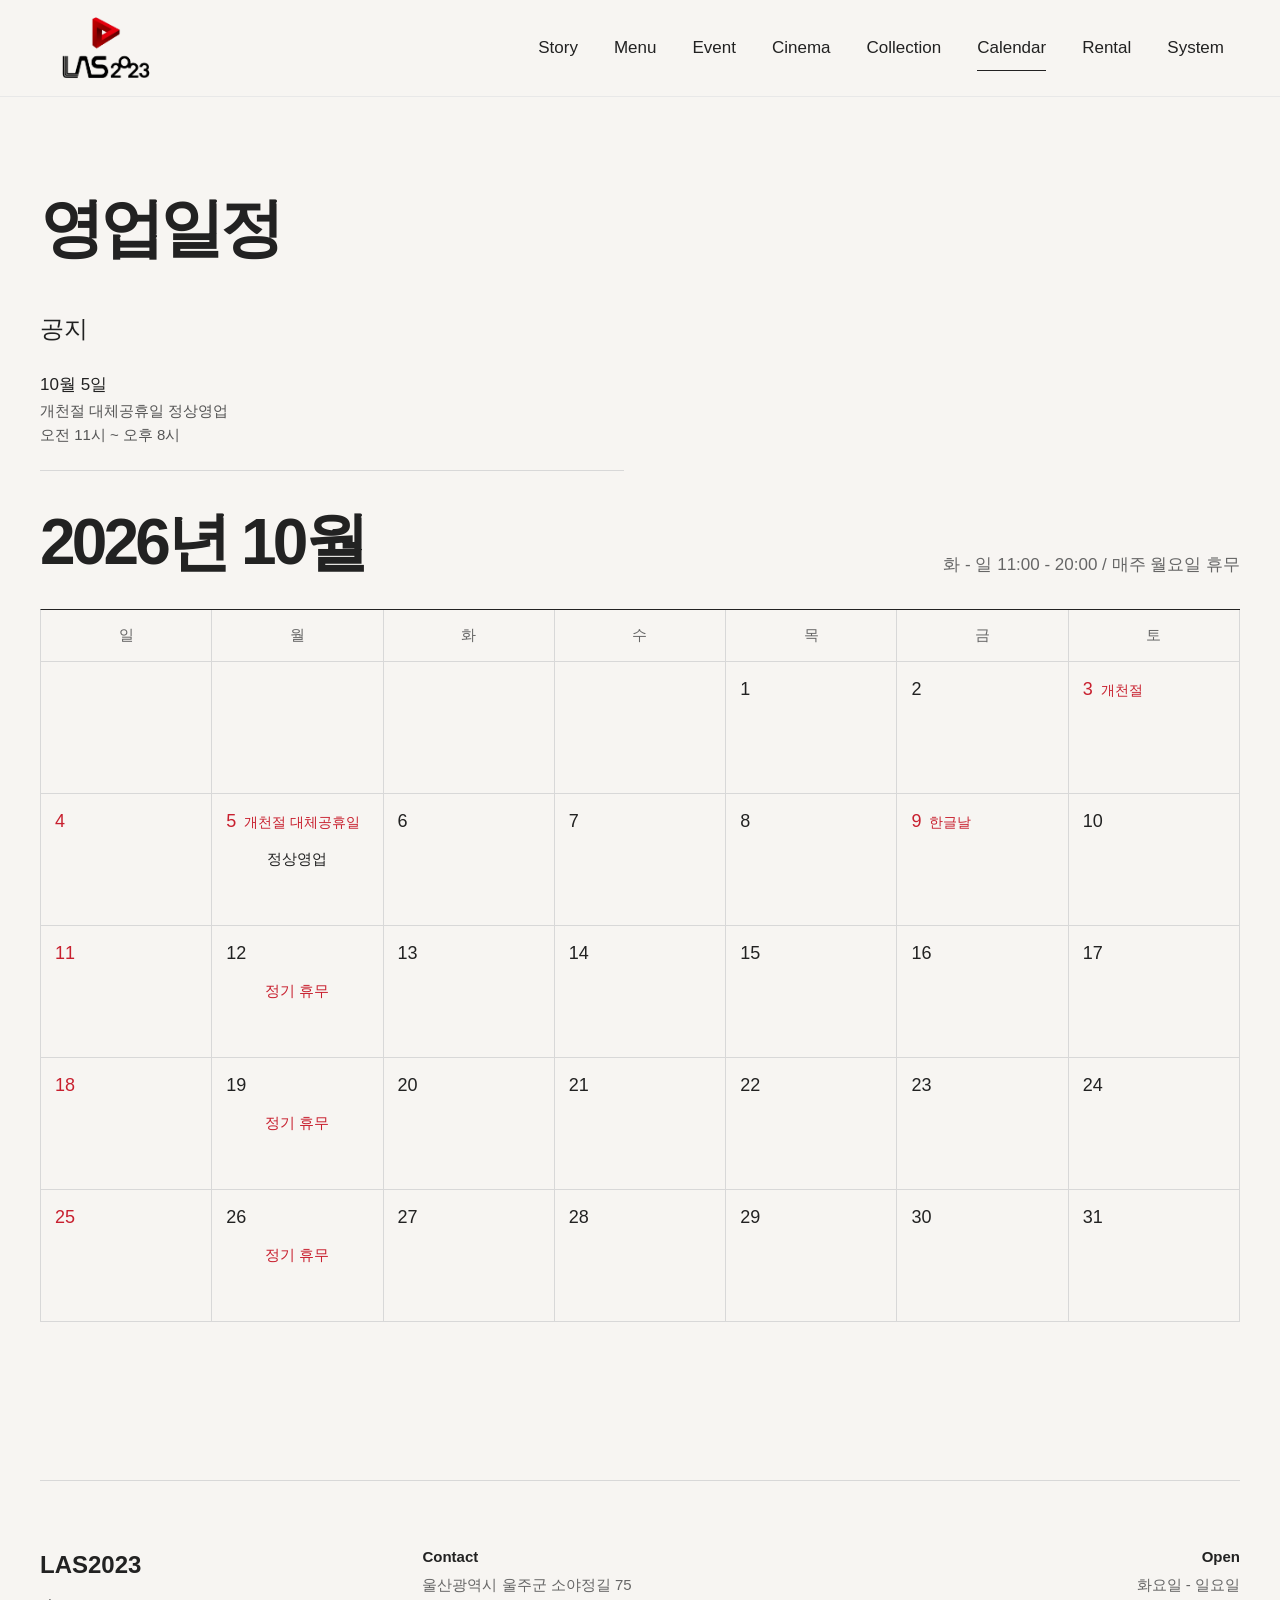
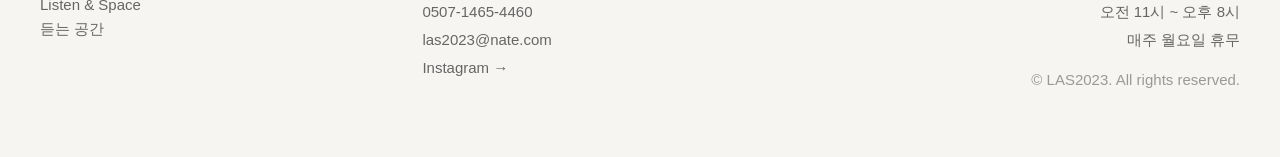
<file: pages/calendar.html>
<!DOCTYPE html>
<html lang="ko">
<head>
  <meta name="naver-site-verification" content="4fccf7017ec834fa9333fbcea53274907fefbd2f" />
<!-- Google tag (gtag.js) -->
<script async src="https://www.googletagmanager.com/gtag/js?id=G-EZYYYD5T36"></script>
<script>
  window.dataLayer = window.dataLayer || [];
  function gtag(){dataLayer.push(arguments);}
  gtag('js', new Date());

  gtag('config', 'G-EZYYYD5T36');
</script>
  <meta charset="UTF-8">
  <meta name="viewport" content="width=device-width, initial-scale=1.0">
  <title>LAS2023 | 클래식 음악 청음카페</title>
  <meta name="description" content="클래식 음악과 영화, 책이 함께 머무는 울산의 청음카페.">
  <meta name="robots" content="index, follow">
  <link rel="canonical" href="https://las2023.com/pages/calendar.html">
  <meta property="og:locale" content="ko_KR">
  <meta property="og:type" content="article">
  <meta property="og:site_name" content="LAS2023">
  <meta property="og:title" content="LAS2023 | 클래식 음악 청음카페">
  <meta property="og:description" content="클래식 음악과 영화, 책이 함께 머무는 울산의 청음카페.">
  <meta property="og:url" content="https://las2023.com/pages/calendar.html">
  <meta property="og:image" content="https://las2023.com/images/og-main.jpg">
  <meta property="og:image:alt" content="LAS2023">
  <meta name="twitter:card" content="summary_large_image">
  <meta name="twitter:title" content="LAS2023 | 클래식 음악 청음카페">
  <meta name="twitter:description" content="클래식 음악과 영화, 책이 함께 머무는 울산의 청음카페.">
  <meta name="twitter:image" content="https://las2023.com/images/og-main.jpg">
  <link rel="icon" type="image/png" href="../images/logo/logo.png">
  <link rel="apple-touch-icon" href="../images/logo/logo.png">
  <link rel="stylesheet" href="../css/style.css">
</head>
<body>
<header class="site-header">
  <div class="site-header-inner">
    <a href="../index.html" class="logo logo-image" aria-label="LAS2023 Home">
      <img src="../images/logo/logo.png" alt="LAS2023">
    </a>
    <nav id="mobileNavigation" class="nav" aria-label="Main navigation">
      <a href="../pages/about.html">Story</a>
      <a href="../pages/menu.html">Menu</a>
      <a href="../pages/event.html">Event</a>
      <a href="../pages/cinema.html">Cinema</a>
      <a href="../pages/collection.html">Collection</a>
      <a href="../pages/calendar.html" aria-current="page">Calendar</a>
      <a href="../pages/rental.html">Rental</a>
      <a href="../pages/system.html">System</a>
    </nav>
    <button class="mobile-nav-toggle" type="button" aria-label="메뉴 열기" aria-controls="mobileNavigation" aria-expanded="false">
      <svg class="mobile-nav-icon" viewBox="0 0 24 24" aria-hidden="true" focusable="false">
        <path class="mobile-nav-icon-line mobile-nav-icon-line-top" d="M4 7h16"></path>
        <path class="mobile-nav-icon-line mobile-nav-icon-line-middle" d="M4 12h16"></path>
        <path class="mobile-nav-icon-line mobile-nav-icon-line-bottom" d="M4 17h16"></path>
      </svg>
    </button>
  </div>
</header>
<main class="page-main calendar-page">
  <section class="page-hero">
    <p class="section-label">영업일정</p>
  </section>
  <section class="calendar-notice-section" aria-label="공지">
    <h2>공지</h2>
    <div id="calendarNotices" class="calendar-notice-list"></div>
  </section>
  <section class="calendar-section" aria-label="월간 영업일정">
    <div id="businessCalendar" class="calendar-months"></div>
  </section>
</main>
<footer class="site-footer">
  <div class="footer-brand">
    <strong>LAS2023</strong>
    <p>Listen &amp; Space</p>
    <p>듣는 공간</p>
  </div>
  <div class="footer-contact">
    <p class="footer-title">Contact</p>
    <p><a class="footer-address-link" href="https://naver.me/FjbnFukI" target="_blank" rel="noopener noreferrer">울산광역시 울주군 소야정길 75</a></p>
    <p><a href="tel:0507-1465-4460">0507-1465-4460</a></p>
    <p><a href="mailto:las2023@nate.com">las2023@nate.com</a></p>
    <p><a href="https://www.instagram.com/las2023_official/" target="_blank" rel="noopener noreferrer">Instagram →</a></p>
  </div>
  <div class="footer-hours">
    <p class="footer-title">Open</p>
    <p>화요일 - 일요일</p>
    <p>오전 11시 ~ 오후 8시</p>
    <p>매주 월요일 휴무</p>
    <p>© LAS2023. All rights reserved.</p>
  </div>
</footer>
  <script src="../js/script.js"></script>
</body>
</html>
</file>
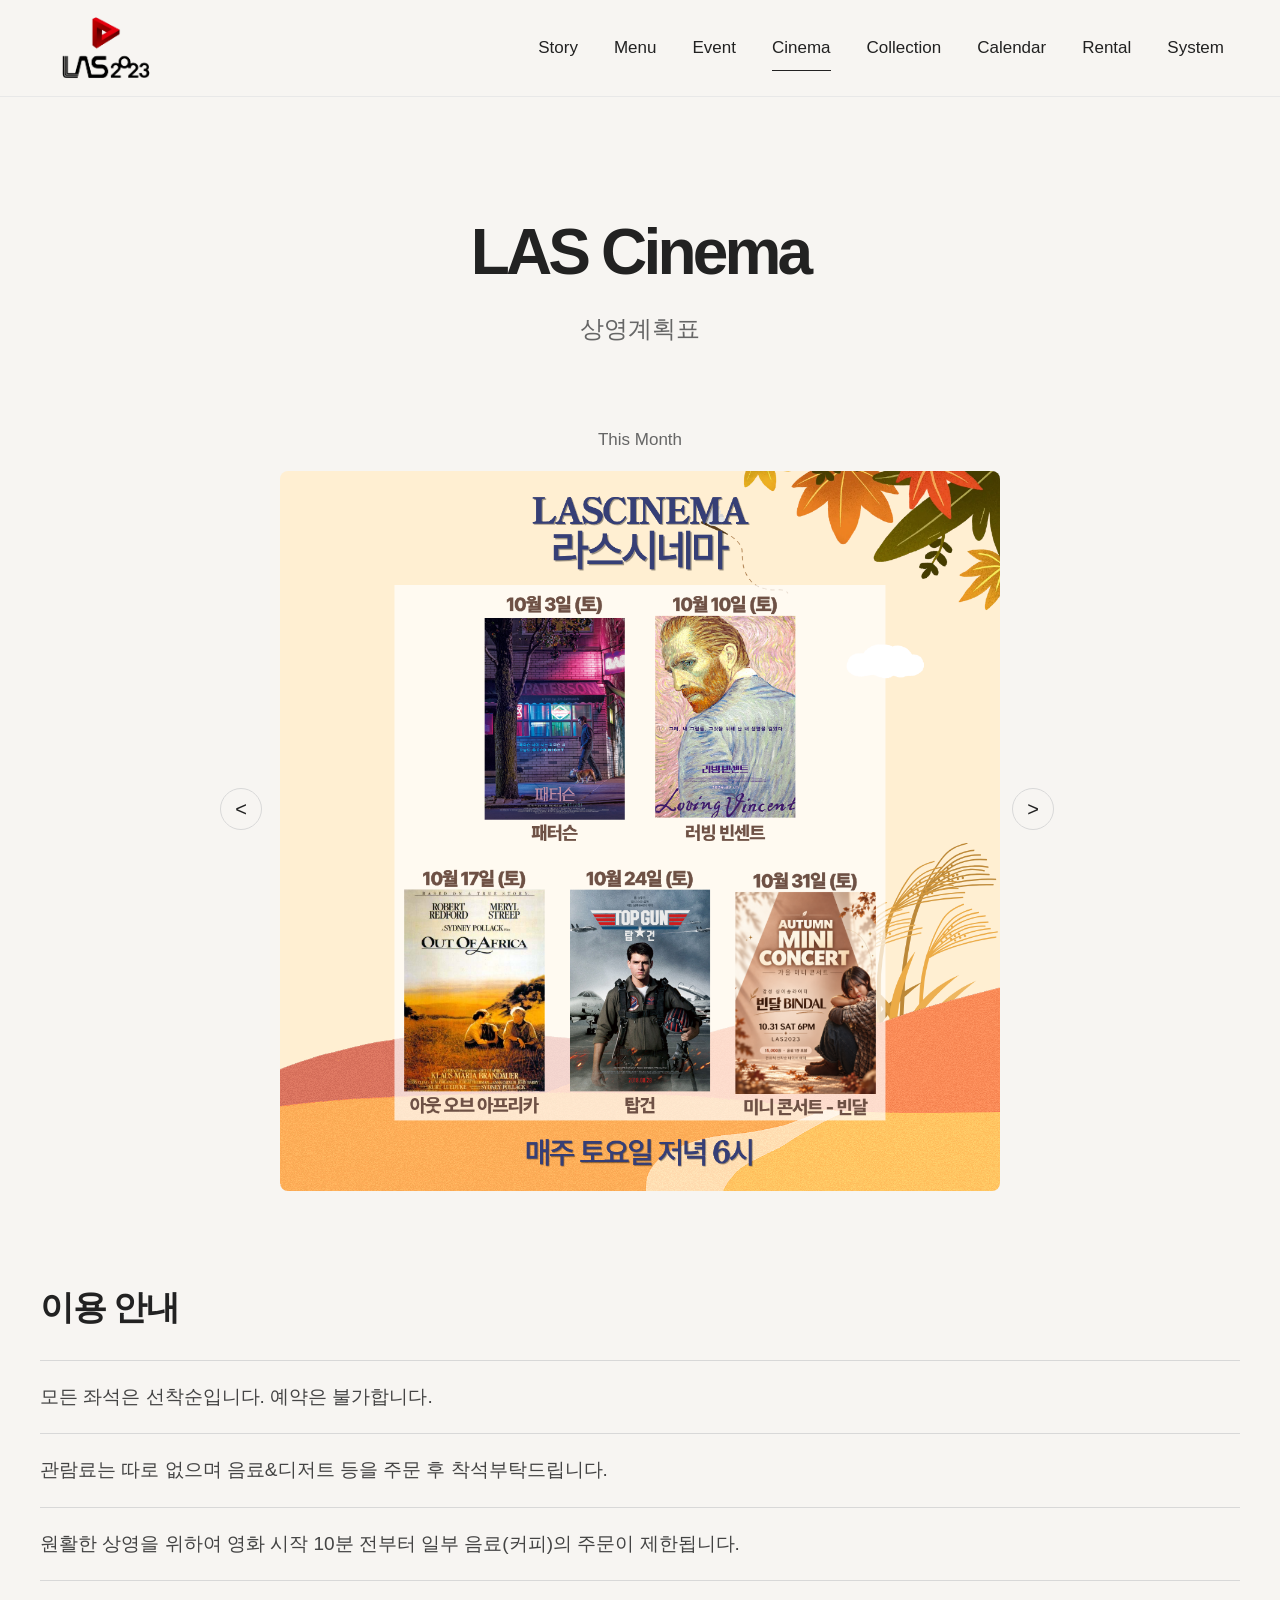
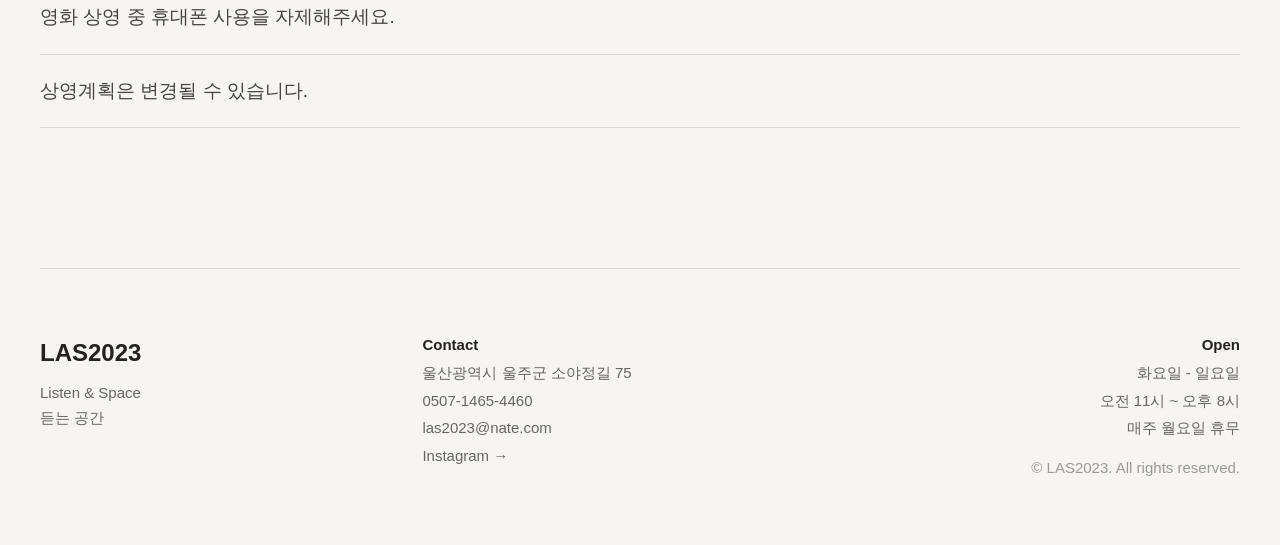
<file: pages/cinema.html>
<!DOCTYPE html>
<html lang="ko">
<head>
  <meta name="naver-site-verification" content="4fccf7017ec834fa9333fbcea53274907fefbd2f" />
<!-- Google tag (gtag.js) -->
<script async src="https://www.googletagmanager.com/gtag/js?id=G-EZYYYD5T36"></script>
<script>
  window.dataLayer = window.dataLayer || [];
  function gtag(){dataLayer.push(arguments);}
  gtag('js', new Date());

  gtag('config', 'G-EZYYYD5T36');
</script>
  <meta charset="UTF-8">
  <meta name="viewport" content="width=device-width, initial-scale=1.0">
  <title>LAS2023 | 클래식 음악 청음카페</title>
  <meta name="description" content="클래식 음악과 영화, 책이 함께 머무는 울산의 청음카페.">
  <meta name="robots" content="index, follow">
  <link rel="canonical" href="https://las2023.com/pages/cinema.html">
  <meta property="og:locale" content="ko_KR">
  <meta property="og:type" content="article">
  <meta property="og:site_name" content="LAS2023">
  <meta property="og:title" content="LAS2023 | 클래식 음악 청음카페">
  <meta property="og:description" content="클래식 음악과 영화, 책이 함께 머무는 울산의 청음카페.">
  <meta property="og:url" content="https://las2023.com/pages/cinema.html">
  <meta property="og:image" content="https://las2023.com/images/og-main.jpg">
  <meta property="og:image:alt" content="LAS2023">
  <meta name="twitter:card" content="summary_large_image">
  <meta name="twitter:title" content="LAS2023 | 클래식 음악 청음카페">
  <meta name="twitter:description" content="클래식 음악과 영화, 책이 함께 머무는 울산의 청음카페.">
  <meta name="twitter:image" content="https://las2023.com/images/og-main.jpg">
  <link rel="icon" type="image/png" href="../images/logo/logo.png">
  <link rel="apple-touch-icon" href="../images/logo/logo.png">
  <link rel="stylesheet" href="../css/style.css">
</head>
<body>
<header class="site-header">
  <div class="site-header-inner">
    <a href="../index.html" class="logo logo-image" aria-label="LAS2023 Home">
      <img src="../images/logo/logo.png" alt="LAS2023">
    </a>
    <nav id="mobileNavigation" class="nav" aria-label="Main navigation">
      <a href="../pages/about.html">Story</a>
      <a href="../pages/menu.html">Menu</a>
      <a href="../pages/event.html">Event</a>
      <a href="../pages/cinema.html" aria-current="page">Cinema</a>
      <a href="../pages/collection.html">Collection</a>
      <a href="../pages/calendar.html">Calendar</a>
      <a href="../pages/rental.html">Rental</a>
      <a href="../pages/system.html">System</a>
    </nav>
    <button class="mobile-nav-toggle" type="button" aria-label="메뉴 열기" aria-controls="mobileNavigation" aria-expanded="false">
      <svg class="mobile-nav-icon" viewBox="0 0 24 24" aria-hidden="true" focusable="false">
        <path class="mobile-nav-icon-line mobile-nav-icon-line-top" d="M4 7h16"></path>
        <path class="mobile-nav-icon-line mobile-nav-icon-line-middle" d="M4 12h16"></path>
        <path class="mobile-nav-icon-line mobile-nav-icon-line-bottom" d="M4 17h16"></path>
      </svg>
    </button>
  </div>
</header>
<main class="page-main cinema-page">
  <section class="page-hero cinema-hero">
    <h1>LAS Cinema</h1>
    <p>상영계획표</p>
  </section>

  <section class="cinema-poster-slider" aria-label="LAS Cinema poster slider">
    <button class="cinema-slider-button" type="button" data-cinema-direction="prev" aria-label="이전 포스터">&lt;</button>
    <div class="cinema-slider-window">
      <article class="cinema-main-poster is-active" data-cinema-slide="0">
        <p class="cinema-poster-label">This Month</p>
        <a class="cinema-poster-link" href="../images/cinema/this-month.png" target="_blank" rel="noopener noreferrer" aria-label="이번 달 상영 포스터 크게 보기">
          <img src="../images/cinema/this-month.png" alt="LAS2023 cinema October poster" loading="lazy">
        </a>
      </article>
      <article class="cinema-main-poster" data-cinema-slide="1">
        <p class="cinema-poster-label">Next Month</p>
        <a class="cinema-poster-link" href="../images/cinema/next-month.png" target="_blank" rel="noopener noreferrer" aria-label="다음 달 상영 포스터 크게 보기">
          <img src="../images/cinema/next-month.png" alt="LAS2023 cinema November poster" loading="lazy">
        </a>
      </article>
    </div>
    <button class="cinema-slider-button" type="button" data-cinema-direction="next" aria-label="다음 포스터">&gt;</button>
  </section>

  <section class="cinema-guide">
    <h2>이용 안내</h2>
    <ul>
      <li>모든 좌석은 선착순입니다. 예약은 불가합니다.</li>
      <li>관람료는 따로 없으며 음료&디저트 등을 주문 후 착석부탁드립니다.</li>
      <li>원활한 상영을 위하여 영화 시작 10분 전부터 일부 음료(커피)의 주문이 제한됩니다.</li>
      <li>영화 상영 중 휴대폰 사용을 자제해주세요.</li>
      <li>상영계획은 변경될 수 있습니다.</li>
    </ul>
  </section>
</main>
<footer class="site-footer">
  <div class="footer-brand">
    <strong>LAS2023</strong>
    <p>Listen &amp; Space</p>
    <p>듣는 공간</p>
  </div>
  <div class="footer-contact">
    <p class="footer-title">Contact</p>
    <p><a class="footer-address-link" href="https://naver.me/FjbnFukI" target="_blank" rel="noopener noreferrer">울산광역시 울주군 소야정길 75</a></p>
    <p><a href="tel:0507-1465-4460">0507-1465-4460</a></p>
    <p><a href="mailto:las2023@nate.com">las2023@nate.com</a></p>
    <p><a href="https://www.instagram.com/las2023_official/" target="_blank" rel="noopener noreferrer">Instagram →</a></p>
  </div>
  <div class="footer-hours">
    <p class="footer-title">Open</p>
    <p>화요일 - 일요일</p>
    <p>오전 11시 ~ 오후 8시</p>
    <p>매주 월요일 휴무</p>
    <p>© LAS2023. All rights reserved.</p>
  </div>
</footer>
  <script src="../js/script.js"></script>
  <script>
    (() => {
      const slider = document.querySelector(".cinema-poster-slider");
      if (!slider) return;

      const slides = Array.from(slider.querySelectorAll(".cinema-main-poster"));
      const buttons = slider.querySelectorAll("[data-cinema-direction]");
      let currentIndex = 0;

      const showSlide = (index) => {
        currentIndex = (index + slides.length) % slides.length;
        slides.forEach((slide, slideIndex) => {
          slide.classList.toggle("is-active", slideIndex === currentIndex);
        });
      };

      buttons.forEach((button) => {
        button.addEventListener("click", () => {
          const direction = button.dataset.cinemaDirection === "next" ? 1 : -1;
          showSlide(currentIndex + direction);
        });
      });
    })();
  </script>
</body>
</html>
</file>
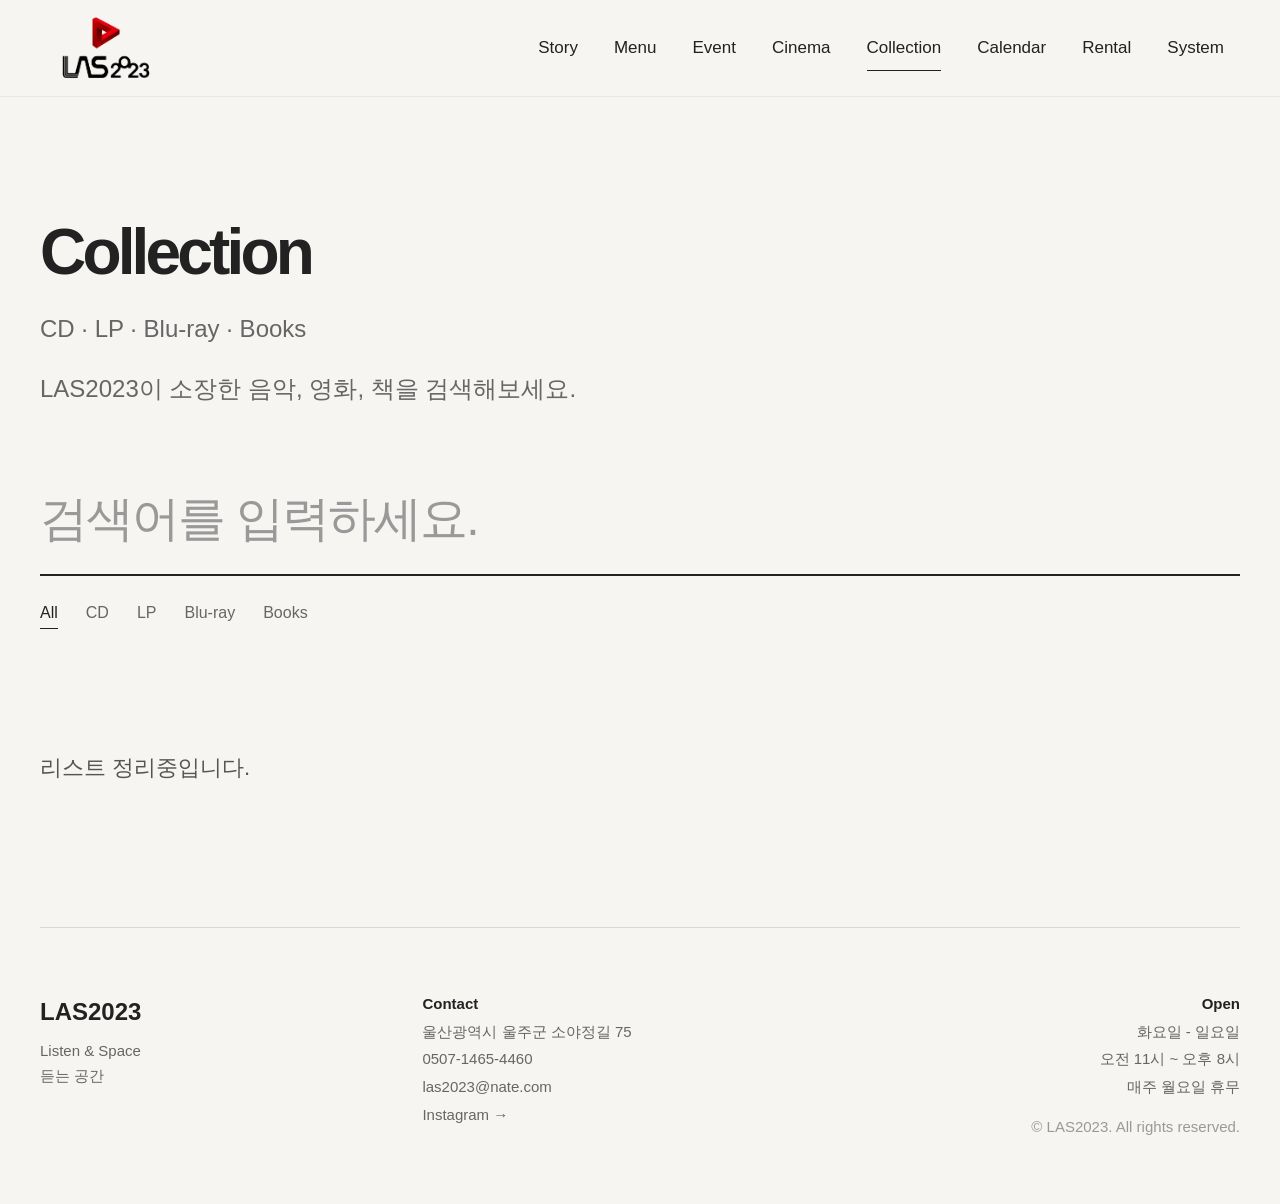
<file: pages/collection.html>
<!DOCTYPE html>
<html lang="ko">
<head>
  <meta name="naver-site-verification" content="4fccf7017ec834fa9333fbcea53274907fefbd2f" />
<!-- Google tag (gtag.js) -->
<script async src="https://www.googletagmanager.com/gtag/js?id=G-EZYYYD5T36"></script>
<script>
  window.dataLayer = window.dataLayer || [];
  function gtag(){dataLayer.push(arguments);}
  gtag('js', new Date());

  gtag('config', 'G-EZYYYD5T36');
</script>
  <meta charset="UTF-8">
  <meta name="viewport" content="width=device-width, initial-scale=1.0">
  <title>LAS2023 | 클래식 음악 청음카페</title>
  <meta name="description" content="클래식 음악과 영화, 책이 함께 머무는 울산의 청음카페.">
  <meta name="robots" content="index, follow">
  <link rel="canonical" href="https://las2023.com/pages/collection.html">
  <meta property="og:locale" content="ko_KR">
  <meta property="og:type" content="article">
  <meta property="og:site_name" content="LAS2023">
  <meta property="og:title" content="LAS2023 | 클래식 음악 청음카페">
  <meta property="og:description" content="클래식 음악과 영화, 책이 함께 머무는 울산의 청음카페.">
  <meta property="og:url" content="https://las2023.com/pages/collection.html">
  <meta property="og:image" content="https://las2023.com/images/og-main.jpg">
  <meta property="og:image:alt" content="LAS2023">
  <meta name="twitter:card" content="summary_large_image">
  <meta name="twitter:title" content="LAS2023 | 클래식 음악 청음카페">
  <meta name="twitter:description" content="클래식 음악과 영화, 책이 함께 머무는 울산의 청음카페.">
  <meta name="twitter:image" content="https://las2023.com/images/og-main.jpg">
  <link rel="icon" type="image/png" href="../images/logo/logo.png">
  <link rel="apple-touch-icon" href="../images/logo/logo.png">
  <link rel="stylesheet" href="../css/style.css">
</head>
<body>
<header class="site-header">
  <div class="site-header-inner">
    <a href="../index.html" class="logo logo-image" aria-label="LAS2023 Home">
      <img src="../images/logo/logo.png" alt="LAS2023">
    </a>
    <nav id="mobileNavigation" class="nav" aria-label="Main navigation">
      <a href="../pages/about.html">Story</a>
      <a href="../pages/menu.html">Menu</a>
      <a href="../pages/event.html">Event</a>
      <a href="../pages/cinema.html">Cinema</a>
      <a href="../pages/collection.html" aria-current="page">Collection</a>
      <a href="../pages/calendar.html">Calendar</a>
      <a href="../pages/rental.html">Rental</a>
      <a href="../pages/system.html">System</a>
    </nav>
    <button class="mobile-nav-toggle" type="button" aria-label="메뉴 열기" aria-controls="mobileNavigation" aria-expanded="false">
      <svg class="mobile-nav-icon" viewBox="0 0 24 24" aria-hidden="true" focusable="false">
        <path class="mobile-nav-icon-line mobile-nav-icon-line-top" d="M4 7h16"></path>
        <path class="mobile-nav-icon-line mobile-nav-icon-line-middle" d="M4 12h16"></path>
        <path class="mobile-nav-icon-line mobile-nav-icon-line-bottom" d="M4 17h16"></path>
      </svg>
    </button>
  </div>
</header>
<main class="page-main collection-page">
  <section class="page-hero collection-temp">
    <h1>Collection</h1>
    <p class="collection-subtitle">CD · LP · Blu-ray · Books</p>
    <p>LAS2023이 소장한 음악, 영화, 책을 검색해보세요.</p>
  </section>
  <section class="search-section">
    <input id="collectionSearch" type="search" placeholder="검색어를 입력하세요.">
    <div class="filter-buttons" aria-label="collection filters">
      <button data-filter="all" class="active">All</button>
      <button data-filter="CD">CD</button>
      <button data-filter="LP">LP</button>
      <button data-filter="Blu-ray">Blu-ray</button>
      <button data-filter="Book">Books</button>
    </div>
    <p class="collection-temp-message">리스트 정리중입니다.</p>
  </section>
</main>
<footer class="site-footer">
  <div class="footer-brand">
    <strong>LAS2023</strong>
    <p>Listen &amp; Space</p>
    <p>듣는 공간</p>
  </div>
  <div class="footer-contact">
    <p class="footer-title">Contact</p>
    <p><a class="footer-address-link" href="https://naver.me/FjbnFukI" target="_blank" rel="noopener noreferrer">울산광역시 울주군 소야정길 75</a></p>
    <p><a href="tel:0507-1465-4460">0507-1465-4460</a></p>
    <p><a href="mailto:las2023@nate.com">las2023@nate.com</a></p>
    <p><a href="https://www.instagram.com/las2023_official/" target="_blank" rel="noopener noreferrer">Instagram →</a></p>
  </div>
  <div class="footer-hours">
    <p class="footer-title">Open</p>
    <p>화요일 - 일요일</p>
    <p>오전 11시 ~ 오후 8시</p>
    <p>매주 월요일 휴무</p>
    <p>© LAS2023. All rights reserved.</p>
  </div>
</footer>
  <script src="../js/script.js"></script>
</body>
</html>
</file>
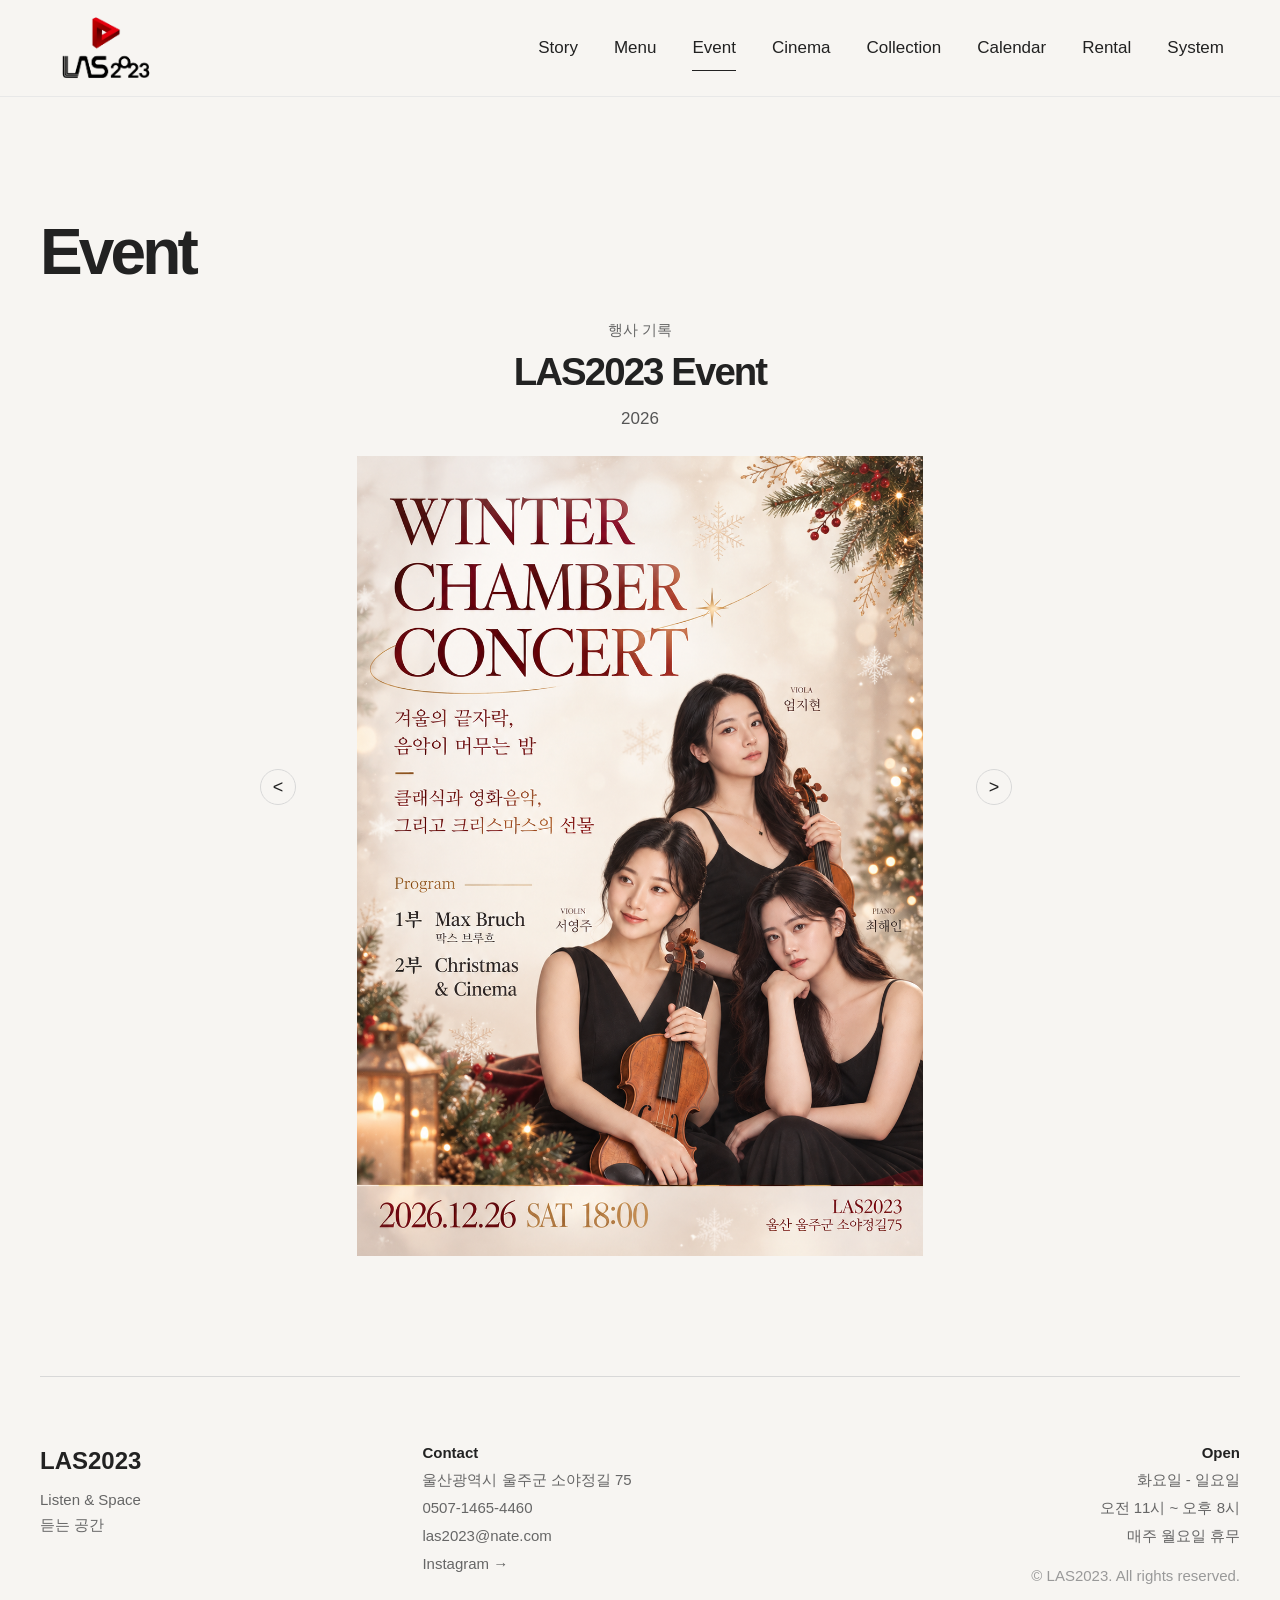
<file: pages/event.html>
<!DOCTYPE html>
<html lang="ko">
<head>
  <meta name="naver-site-verification" content="4fccf7017ec834fa9333fbcea53274907fefbd2f" />
<!-- Google tag (gtag.js) -->
<script async src="https://www.googletagmanager.com/gtag/js?id=G-EZYYYD5T36"></script>
<script>
  window.dataLayer = window.dataLayer || [];
  function gtag(){dataLayer.push(arguments);}
  gtag('js', new Date());

  gtag('config', 'G-EZYYYD5T36');
</script>
  <meta charset="UTF-8">
  <meta name="viewport" content="width=device-width, initial-scale=1.0">
  <title>LAS2023 | 클래식 음악 청음카페</title>
  <meta name="description" content="클래식 음악과 영화, 책이 함께 머무는 울산의 청음카페.">
  <meta name="robots" content="index, follow">
  <link rel="canonical" href="https://las2023.com/pages/event.html">
  <meta property="og:locale" content="ko_KR">
  <meta property="og:type" content="article">
  <meta property="og:site_name" content="LAS2023">
  <meta property="og:title" content="LAS2023 | 클래식 음악 청음카페">
  <meta property="og:description" content="클래식 음악과 영화, 책이 함께 머무는 울산의 청음카페.">
  <meta property="og:url" content="https://las2023.com/pages/event.html">
  <meta property="og:image" content="https://las2023.com/images/og-main.jpg">
  <meta property="og:image:alt" content="LAS2023">
  <meta name="twitter:card" content="summary_large_image">
  <meta name="twitter:title" content="LAS2023 | 클래식 음악 청음카페">
  <meta name="twitter:description" content="클래식 음악과 영화, 책이 함께 머무는 울산의 청음카페.">
  <meta name="twitter:image" content="https://las2023.com/images/og-main.jpg">
  <link rel="icon" type="image/png" href="../images/logo/logo.png">
  <link rel="apple-touch-icon" href="../images/logo/logo.png">
  <link rel="stylesheet" href="../css/style.css">
</head>
<body>
<header class="site-header">
  <div class="site-header-inner">
    <a href="../index.html" class="logo logo-image" aria-label="LAS2023 Home">
      <img src="../images/logo/logo.png" alt="LAS2023">
    </a>
    <nav id="mobileNavigation" class="nav" aria-label="Main navigation">
      <a href="../pages/about.html">Story</a>
      <a href="../pages/menu.html">Menu</a>
      <a href="../pages/event.html" aria-current="page">Event</a>
      <a href="../pages/cinema.html">Cinema</a>
      <a href="../pages/collection.html">Collection</a>
      <a href="../pages/calendar.html">Calendar</a>
      <a href="../pages/rental.html">Rental</a>
      <a href="../pages/system.html">System</a>
    </nav>
    <button class="mobile-nav-toggle" type="button" aria-label="메뉴 열기" aria-controls="mobileNavigation" aria-expanded="false">
      <svg class="mobile-nav-icon" viewBox="0 0 24 24" aria-hidden="true" focusable="false">
        <path class="mobile-nav-icon-line mobile-nav-icon-line-top" d="M4 7h16"></path>
        <path class="mobile-nav-icon-line mobile-nav-icon-line-middle" d="M4 12h16"></path>
        <path class="mobile-nav-icon-line mobile-nav-icon-line-bottom" d="M4 17h16"></path>
      </svg>
    </button>
  </div>
</header>
<main class="page-main event-page">
  <section class="page-hero">
    <h1>Event</h1>
  </section>

  <section class="event-slider" aria-label="LAS2023 행사">
    <button class="event-slider-button event-slider-prev" type="button" aria-label="이전 행사 보기">&lt;</button>
    <div class="event-slider-window">
      <article class="event-card is-active">
        <div>
          <p>행사 기록</p>
          <h2>LAS2023 Event</h2>
          <span>2026</span>
        </div>
        <img src="../images/event/event-04.png" alt="LAS2023 event image 1" loading="lazy">
      </article>
      <article class="event-card">
        <div>
          <p>행사 기록</p>
          <h2>LAS2023 Event</h2>
          <span>2026</span>
        </div>
        <img src="../images/event/event-03.png" alt="LAS2023 event image 2" loading="lazy">
      </article>
      <article class="event-card">
        <div>
          <p>지난 연주회</p>
          <h2>기억과 위로</h2>
          <span>2026.06.06</span>
        </div>
        <img src="../images/event/event-02.jpg" alt="LAS2023 2026 지난 연주회 포스터" loading="lazy">
      </article>
      <article class="event-card">
        <div>
          <p>지난 연주회</p>
          <h2>A Winter's Gift</h2>
          <span>2025.12.27</span>
        </div>
        <img src="../images/event/event-01.jpg" alt="LAS2023 2025 지난 연주회 포스터" loading="lazy">
      </article>
    </div>
    <button class="event-slider-button event-slider-next" type="button" aria-label="다음 행사 보기">&gt;</button>
  </section>
</main>
<footer class="site-footer">
  <div class="footer-brand">
    <strong>LAS2023</strong>
    <p>Listen &amp; Space</p>
    <p>듣는 공간</p>
  </div>
  <div class="footer-contact">
    <p class="footer-title">Contact</p>
    <p><a class="footer-address-link" href="https://naver.me/FjbnFukI" target="_blank" rel="noopener noreferrer">울산광역시 울주군 소야정길 75</a></p>
    <p><a href="tel:0507-1465-4460">0507-1465-4460</a></p>
    <p><a href="mailto:las2023@nate.com">las2023@nate.com</a></p>
    <p><a href="https://www.instagram.com/las2023_official/" target="_blank" rel="noopener noreferrer">Instagram →</a></p>
  </div>
  <div class="footer-hours">
    <p class="footer-title">Open</p>
    <p>화요일 - 일요일</p>
    <p>오전 11시 ~ 오후 8시</p>
    <p>매주 월요일 휴무</p>
    <p>© LAS2023. All rights reserved.</p>
  </div>
</footer>
  <script src="../js/script.js"></script>
  <script>
    const eventSlides = document.querySelectorAll('.event-card');
    const eventWindow = document.querySelector('.event-slider-window');
    const eventPrev = document.querySelector('.event-slider-prev');
    const eventNext = document.querySelector('.event-slider-next');
    let eventIndex = 0;
    let eventTouchStart = 0;

    function showEventSlide(index) {
      eventSlides.forEach((slide, slideIndex) => {
        slide.classList.toggle('is-active', slideIndex === index);
      });
    }

    if (eventSlides.length && eventWindow && eventPrev && eventNext) {
      eventPrev.addEventListener('click', () => {
        eventIndex = (eventIndex - 1 + eventSlides.length) % eventSlides.length;
        showEventSlide(eventIndex);
      });

      eventNext.addEventListener('click', () => {
        eventIndex = (eventIndex + 1) % eventSlides.length;
        showEventSlide(eventIndex);
      });

      eventWindow.addEventListener('touchstart', (event) => {
        eventTouchStart = event.touches[0].clientX;
      }, { passive: true });

      eventWindow.addEventListener('touchend', (event) => {
        const touchEnd = event.changedTouches[0].clientX;
        const diff = eventTouchStart - touchEnd;

        if (Math.abs(diff) < 40) return;

        eventIndex = diff > 0
          ? (eventIndex + 1) % eventSlides.length
          : (eventIndex - 1 + eventSlides.length) % eventSlides.length;

        showEventSlide(eventIndex);
      }, { passive: true });
    }
  </script>
</body>
</html>
</file>
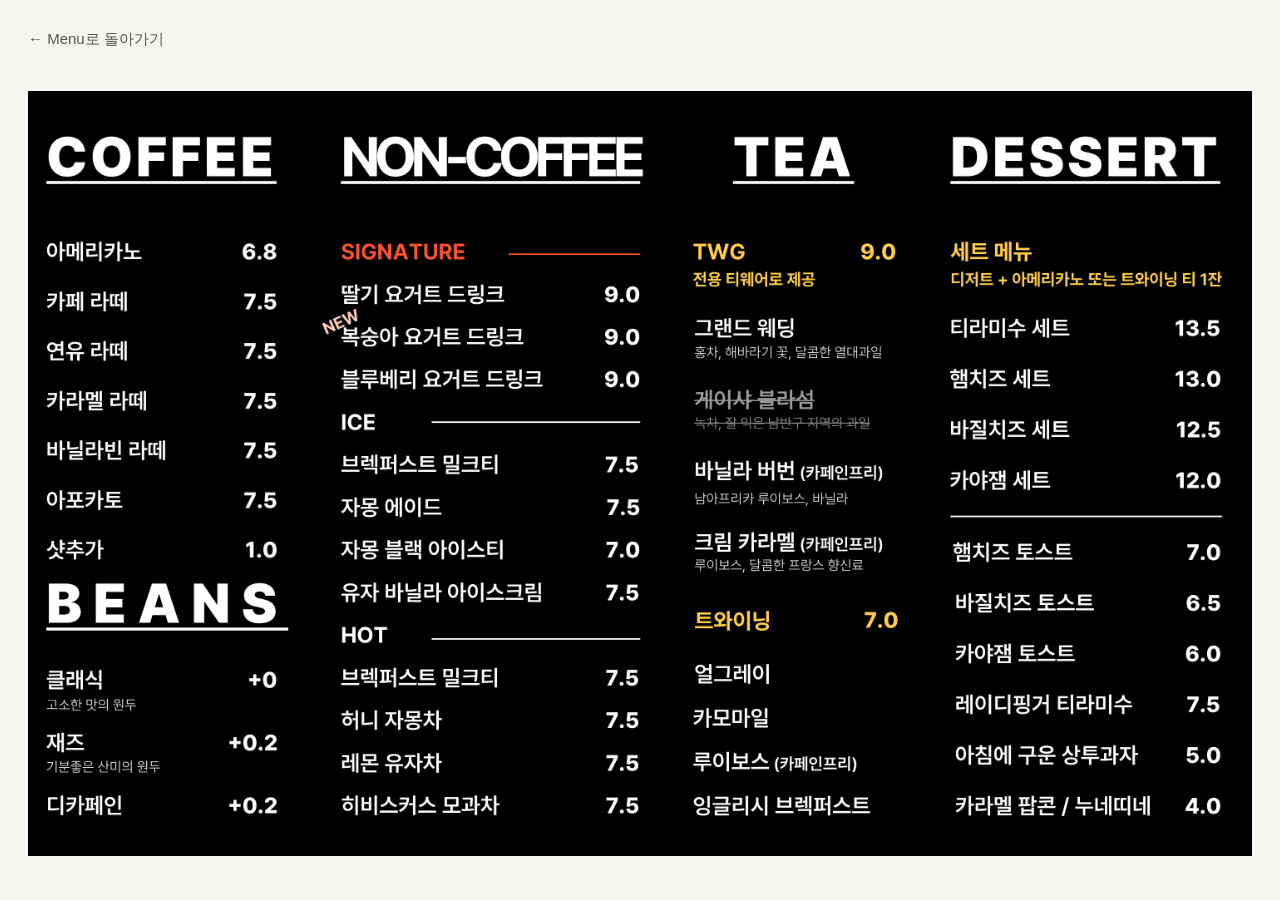
<file: pages/menu-view.html>
<!DOCTYPE html>
<html lang="ko">
<head>
  <meta name="naver-site-verification" content="4fccf7017ec834fa9333fbcea53274907fefbd2f" />
<!-- Google tag (gtag.js) -->
<script async src="https://www.googletagmanager.com/gtag/js?id=G-EZYYYD5T36"></script>
<script>
  window.dataLayer = window.dataLayer || [];
  function gtag(){dataLayer.push(arguments);}
  gtag('js', new Date());

  gtag('config', 'G-EZYYYD5T36');
</script>
  <meta charset="UTF-8">
  <meta name="viewport" content="width=device-width, initial-scale=1.0">
  <title>LAS2023 | 클래식 음악 청음카페</title>
  <meta name="description" content="클래식 음악과 영화, 책이 함께 머무는 울산의 청음카페.">
  <meta name="robots" content="index, follow">
  <link rel="canonical" href="https://las2023.com/pages/menu-view.html">
  <meta property="og:locale" content="ko_KR">
  <meta property="og:type" content="article">
  <meta property="og:site_name" content="LAS2023">
  <meta property="og:title" content="LAS2023 | 클래식 음악 청음카페">
  <meta property="og:description" content="클래식 음악과 영화, 책이 함께 머무는 울산의 청음카페.">
  <meta property="og:url" content="https://las2023.com/pages/menu-view.html">
  <meta property="og:image" content="https://las2023.com/images/og-main.jpg">
  <meta property="og:image:alt" content="LAS2023">
  <meta name="twitter:card" content="summary_large_image">
  <meta name="twitter:title" content="LAS2023 | 클래식 음악 청음카페">
  <meta name="twitter:description" content="클래식 음악과 영화, 책이 함께 머무는 울산의 청음카페.">
  <meta name="twitter:image" content="https://las2023.com/images/og-main.jpg">
  <link rel="icon" type="image/png" href="../images/logo/logo.png">
  <link rel="apple-touch-icon" href="../images/logo/logo.png">
  <link rel="stylesheet" href="../css/style.css">
</head>
<body class="menu-view-body">
<main class="menu-view-page">
  <a href="menu.html" class="menu-view-back">← Menu로 돌아가기</a>
  <div class="menu-view-frame">
    <img src="../images/menu/menu-board.png" alt="LAS2023 menu board" loading="lazy" onerror="this.hidden = true;">
  </div>
</main>
</body>
</html>
</file>
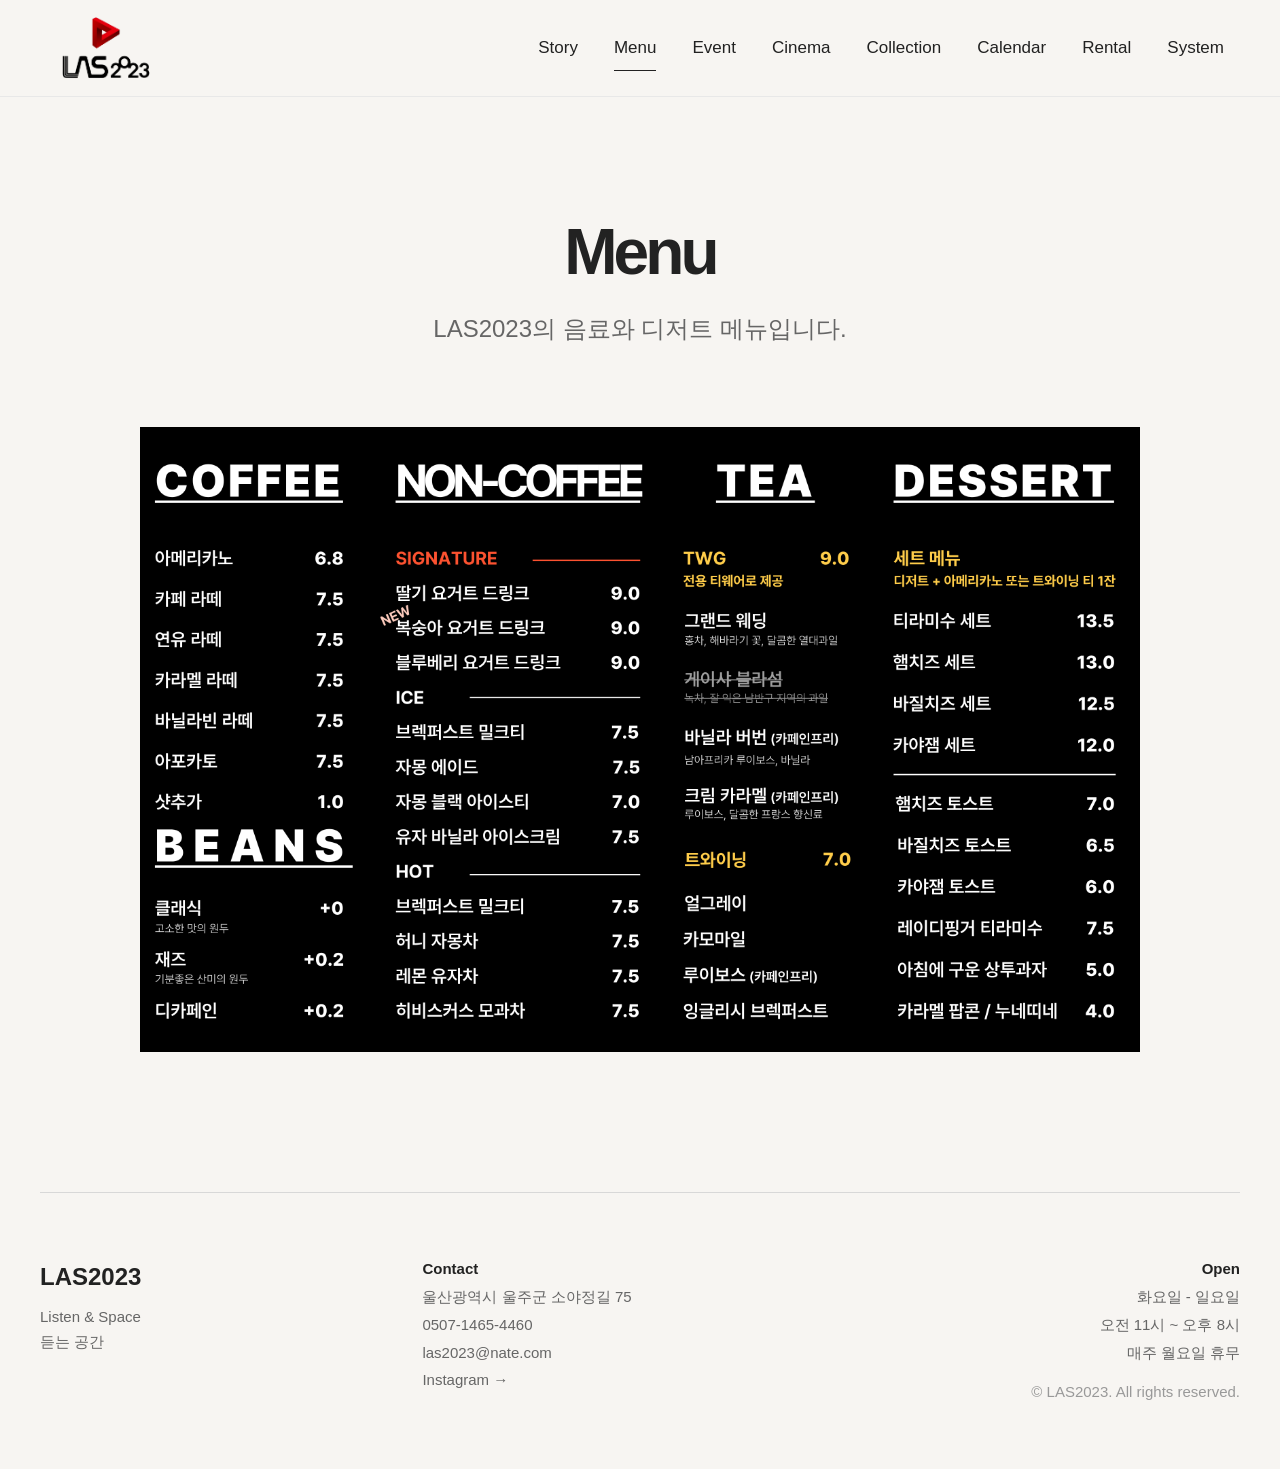
<file: pages/menu.html>
<!DOCTYPE html>
<html lang="ko">
<head>
  <meta name="naver-site-verification" content="4fccf7017ec834fa9333fbcea53274907fefbd2f" />
<!-- Google tag (gtag.js) -->
<script async src="https://www.googletagmanager.com/gtag/js?id=G-EZYYYD5T36"></script>
<script>
  window.dataLayer = window.dataLayer || [];
  function gtag(){dataLayer.push(arguments);}
  gtag('js', new Date());

  gtag('config', 'G-EZYYYD5T36');
</script>
  <meta charset="UTF-8">
  <meta name="viewport" content="width=device-width, initial-scale=1.0">
  <title>LAS2023 | 클래식 음악 청음카페</title>
  <meta name="description" content="클래식 음악과 영화, 책이 함께 머무는 울산의 청음카페.">
  <meta name="robots" content="index, follow">
  <link rel="canonical" href="https://las2023.com/pages/menu.html">
  <meta property="og:locale" content="ko_KR">
  <meta property="og:type" content="article">
  <meta property="og:site_name" content="LAS2023">
  <meta property="og:title" content="LAS2023 | 클래식 음악 청음카페">
  <meta property="og:description" content="클래식 음악과 영화, 책이 함께 머무는 울산의 청음카페.">
  <meta property="og:url" content="https://las2023.com/pages/menu.html">
  <meta property="og:image" content="https://las2023.com/images/og-main.jpg">
  <meta property="og:image:alt" content="LAS2023">
  <meta name="twitter:card" content="summary_large_image">
  <meta name="twitter:title" content="LAS2023 | 클래식 음악 청음카페">
  <meta name="twitter:description" content="클래식 음악과 영화, 책이 함께 머무는 울산의 청음카페.">
  <meta name="twitter:image" content="https://las2023.com/images/og-main.jpg">
  <link rel="icon" type="image/png" href="../images/logo/logo.png">
  <link rel="apple-touch-icon" href="../images/logo/logo.png">
  <link rel="stylesheet" href="../css/style.css">
</head>
<body>
<header class="site-header">
  <div class="site-header-inner">
    <a href="../index.html" class="logo logo-image" aria-label="LAS2023 Home">
      <img src="../images/logo/logo.png" alt="LAS2023">
    </a>
    <nav id="mobileNavigation" class="nav" aria-label="Main navigation">
      <a href="../pages/about.html">Story</a>
      <a href="../pages/menu.html" aria-current="page">Menu</a>
      <a href="../pages/event.html">Event</a>
      <a href="../pages/cinema.html">Cinema</a>
      <a href="../pages/collection.html">Collection</a>
      <a href="../pages/calendar.html">Calendar</a>
      <a href="../pages/rental.html">Rental</a>
      <a href="../pages/system.html">System</a>
    </nav>
    <button class="mobile-nav-toggle" type="button" aria-label="메뉴 열기" aria-controls="mobileNavigation" aria-expanded="false">
      <svg class="mobile-nav-icon" viewBox="0 0 24 24" aria-hidden="true" focusable="false">
        <path class="mobile-nav-icon-line mobile-nav-icon-line-top" d="M4 7h16"></path>
        <path class="mobile-nav-icon-line mobile-nav-icon-line-middle" d="M4 12h16"></path>
        <path class="mobile-nav-icon-line mobile-nav-icon-line-bottom" d="M4 17h16"></path>
      </svg>
    </button>
  </div>
</header>
<main class="page-main menu-page">
  <section class="page-hero menu-hero">
    <h1>Menu</h1>
    <p>LAS2023의 음료와 디저트 메뉴입니다.</p>
  </section>

  <section class="menu-board" aria-label="LAS2023 메뉴판">
    <a href="menu-view.html" class="menu-board-image" aria-label="메뉴판 크게 보기">
      <img src="../images/menu/menu-board.png" alt="LAS2023 menu board" loading="lazy" onerror="this.hidden = true;">
    </a>
  </section>
</main>
<footer class="site-footer">
  <div class="footer-brand">
    <strong>LAS2023</strong>
    <p>Listen &amp; Space</p>
    <p>듣는 공간</p>
  </div>
  <div class="footer-contact">
    <p class="footer-title">Contact</p>
    <p><a class="footer-address-link" href="https://naver.me/FjbnFukI" target="_blank" rel="noopener noreferrer">울산광역시 울주군 소야정길 75</a></p>
    <p><a href="tel:0507-1465-4460">0507-1465-4460</a></p>
    <p><a href="mailto:las2023@nate.com">las2023@nate.com</a></p>
    <p><a href="https://www.instagram.com/las2023_official/" target="_blank" rel="noopener noreferrer">Instagram →</a></p>
  </div>
  <div class="footer-hours">
    <p class="footer-title">Open</p>
    <p>화요일 - 일요일</p>
    <p>오전 11시 ~ 오후 8시</p>
    <p>매주 월요일 휴무</p>
    <p>© LAS2023. All rights reserved.</p>
  </div>
</footer>
  <script src="../js/script.js"></script>
</body>
</html>
</file>
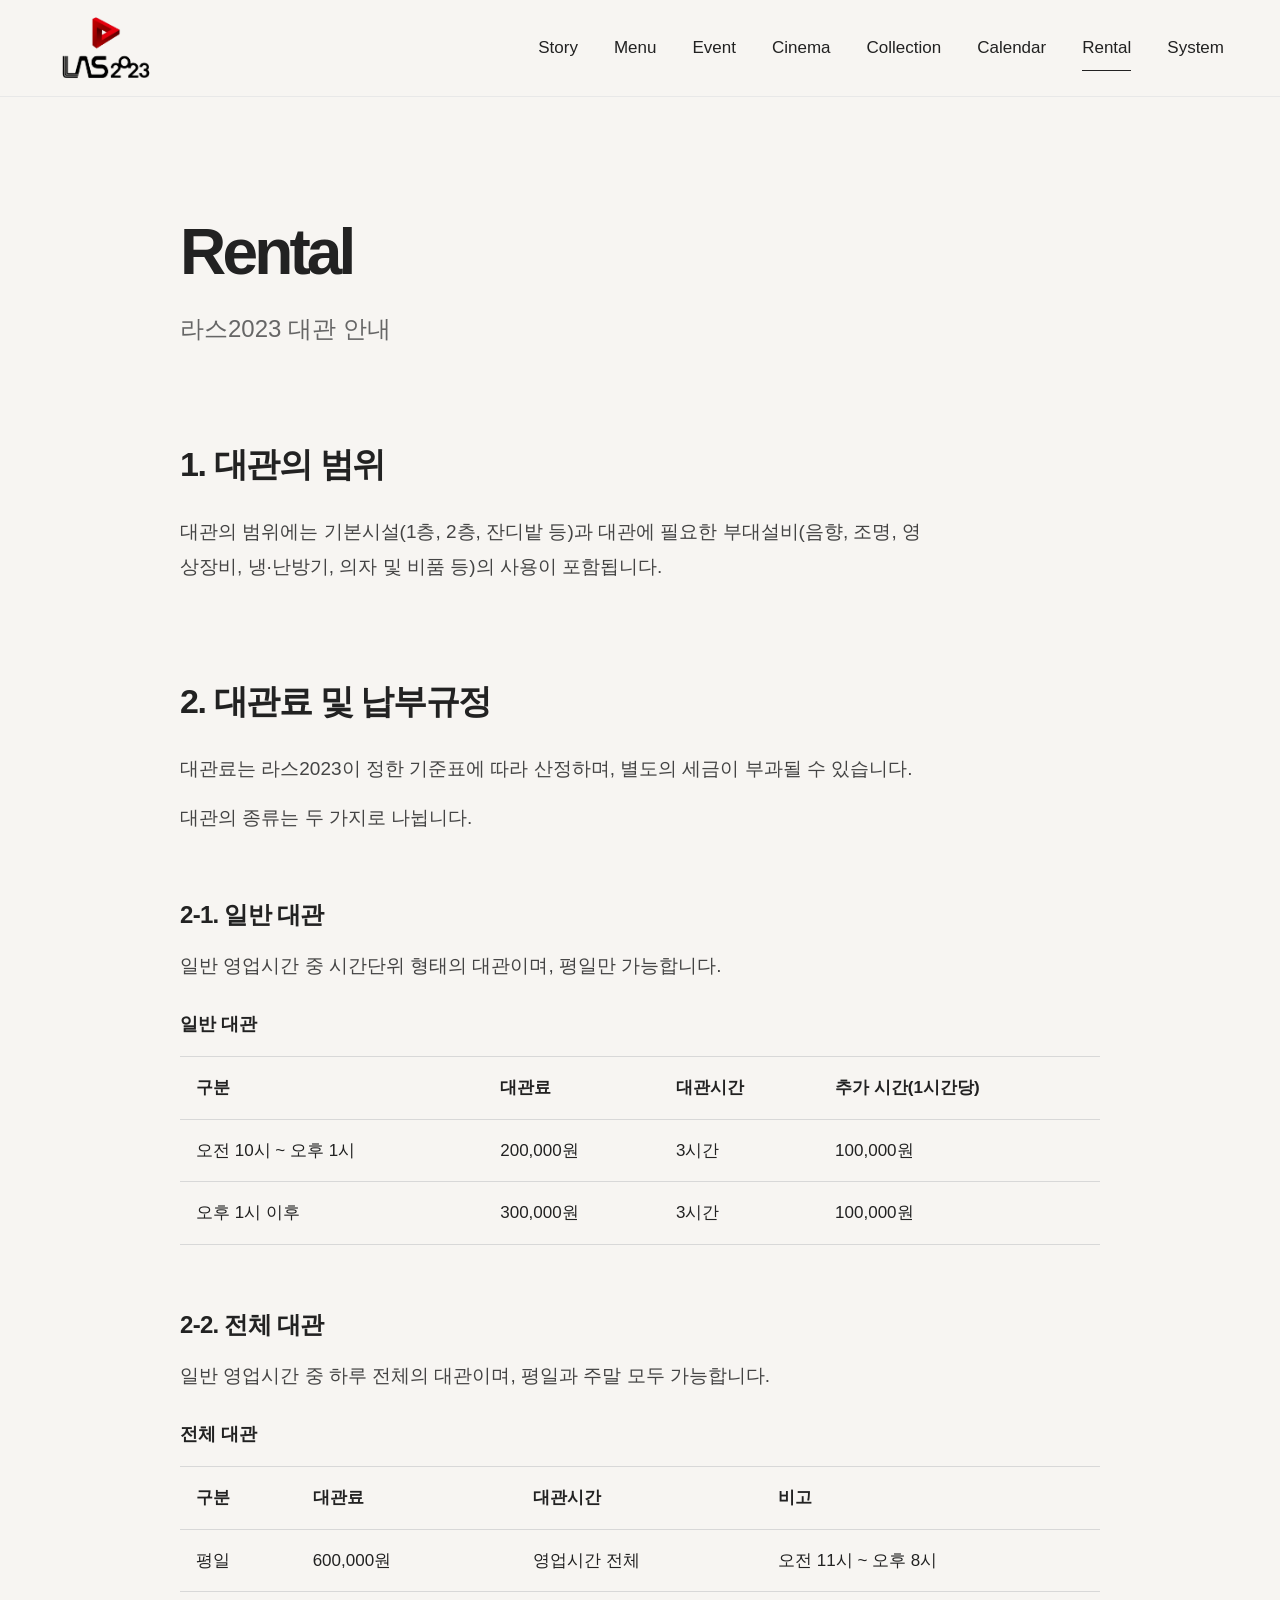
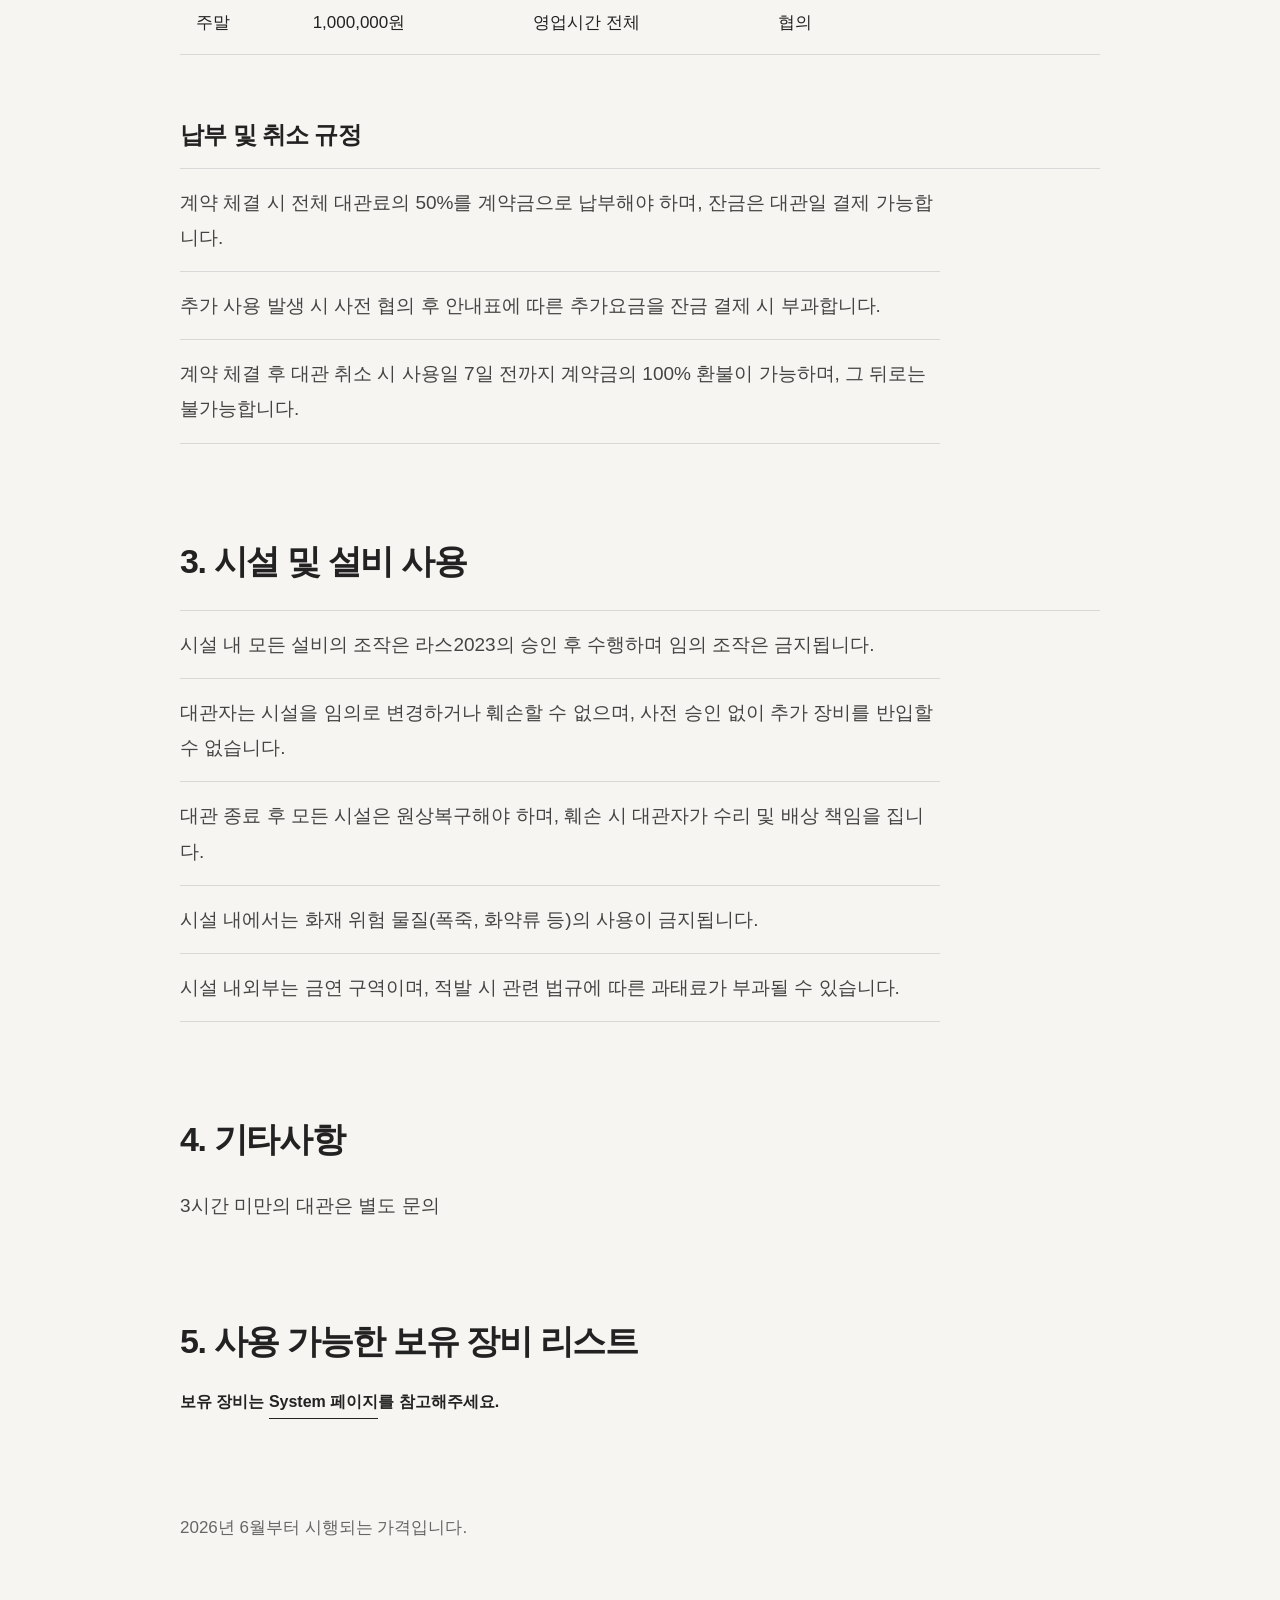
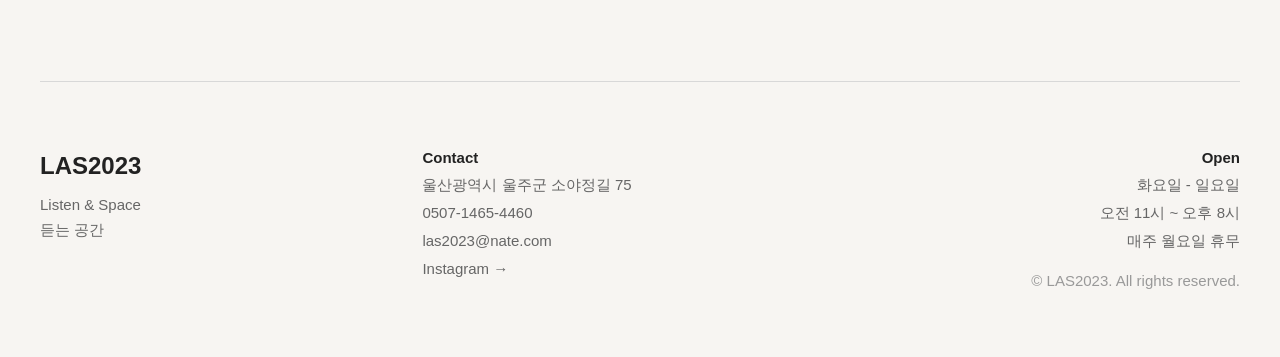
<file: pages/rental.html>
<!DOCTYPE html>
<html lang="ko">
<head>
  <meta name="naver-site-verification" content="4fccf7017ec834fa9333fbcea53274907fefbd2f" />
<!-- Google tag (gtag.js) -->
<script async src="https://www.googletagmanager.com/gtag/js?id=G-EZYYYD5T36"></script>
<script>
  window.dataLayer = window.dataLayer || [];
  function gtag(){dataLayer.push(arguments);}
  gtag('js', new Date());

  gtag('config', 'G-EZYYYD5T36');
</script>
  <meta charset="UTF-8">
  <meta name="viewport" content="width=device-width, initial-scale=1.0">
  <title>LAS2023 | 클래식 음악 청음카페</title>
  <meta name="description" content="클래식 음악과 영화, 책이 함께 머무는 울산의 청음카페.">
  <meta name="robots" content="index, follow">
  <link rel="canonical" href="https://las2023.com/pages/rental.html">
  <meta property="og:locale" content="ko_KR">
  <meta property="og:type" content="article">
  <meta property="og:site_name" content="LAS2023">
  <meta property="og:title" content="LAS2023 | 클래식 음악 청음카페">
  <meta property="og:description" content="클래식 음악과 영화, 책이 함께 머무는 울산의 청음카페.">
  <meta property="og:url" content="https://las2023.com/pages/rental.html">
  <meta property="og:image" content="https://las2023.com/images/og-main.jpg">
  <meta property="og:image:alt" content="LAS2023">
  <meta name="twitter:card" content="summary_large_image">
  <meta name="twitter:title" content="LAS2023 | 클래식 음악 청음카페">
  <meta name="twitter:description" content="클래식 음악과 영화, 책이 함께 머무는 울산의 청음카페.">
  <meta name="twitter:image" content="https://las2023.com/images/og-main.jpg">
  <link rel="icon" type="image/png" href="../images/logo/logo.png">
  <link rel="apple-touch-icon" href="../images/logo/logo.png">
  <link rel="stylesheet" href="../css/style.css">
</head>
<body>
<header class="site-header">
  <div class="site-header-inner">
    <a href="../index.html" class="logo logo-image" aria-label="LAS2023 Home">
      <img src="../images/logo/logo.png" alt="LAS2023">
    </a>
    <nav id="mobileNavigation" class="nav" aria-label="Main navigation">
      <a href="../pages/about.html">Story</a>
      <a href="../pages/menu.html">Menu</a>
      <a href="../pages/event.html">Event</a>
      <a href="../pages/cinema.html">Cinema</a>
      <a href="../pages/collection.html">Collection</a>
      <a href="../pages/calendar.html">Calendar</a>
      <a href="../pages/rental.html" aria-current="page">Rental</a>
      <a href="../pages/system.html">System</a>
    </nav>
    <button class="mobile-nav-toggle" type="button" aria-label="메뉴 열기" aria-controls="mobileNavigation" aria-expanded="false">
      <svg class="mobile-nav-icon" viewBox="0 0 24 24" aria-hidden="true" focusable="false">
        <path class="mobile-nav-icon-line mobile-nav-icon-line-top" d="M4 7h16"></path>
        <path class="mobile-nav-icon-line mobile-nav-icon-line-middle" d="M4 12h16"></path>
        <path class="mobile-nav-icon-line mobile-nav-icon-line-bottom" d="M4 17h16"></path>
      </svg>
    </button>
  </div>
</header>
<main class="page-main rental-page">
  <section class="page-hero rental-hero">
    <h1>Rental</h1>
    <p>라스2023 대관 안내</p>
  </section>

  <section class="rental-section">
    <h2>1. 대관의 범위</h2>
    <p>대관의 범위에는 기본시설(1층, 2층, 잔디밭 등)과 대관에 필요한 부대설비(음향, 조명, 영상장비, 냉·난방기, 의자 및 비품 등)의 사용이 포함됩니다.</p>
  </section>

  <section class="rental-section">
    <h2>2. 대관료 및 납부규정</h2>
    <p>대관료는 라스2023이 정한 기준표에 따라 산정하며, 별도의 세금이 부과될 수 있습니다.</p>
    <p>대관의 종류는 두 가지로 나뉩니다.</p>

    <section class="rental-subsection">
      <h3>2-1. 일반 대관</h3>
      <p>일반 영업시간 중 시간단위 형태의 대관이며, 평일만 가능합니다.</p>
      <div class="rental-table-wrap">
        <table>
          <caption>일반 대관</caption>
          <thead>
            <tr>
              <th>구분</th>
              <th>대관료</th>
              <th>대관시간</th>
              <th>추가 시간(1시간당)</th>
            </tr>
          </thead>
          <tbody>
            <tr>
              <td>오전 10시 ~ 오후 1시</td>
              <td>200,000원</td>
              <td>3시간</td>
              <td>100,000원</td>
            </tr>
            <tr>
              <td>오후 1시 이후</td>
              <td>300,000원</td>
              <td>3시간</td>
              <td>100,000원</td>
            </tr>
          </tbody>
        </table>
      </div>
    </section>

    <section class="rental-subsection">
      <h3>2-2. 전체 대관</h3>
      <p>일반 영업시간 중 하루 전체의 대관이며, 평일과 주말 모두 가능합니다.</p>
      <div class="rental-table-wrap">
        <table>
          <caption>전체 대관</caption>
          <thead>
            <tr>
              <th>구분</th>
              <th>대관료</th>
              <th>대관시간</th>
              <th>비고</th>
            </tr>
          </thead>
          <tbody>
            <tr>
              <td>평일</td>
              <td>600,000원</td>
              <td>영업시간 전체</td>
              <td>오전 11시 ~ 오후 8시</td>
            </tr>
            <tr>
              <td>주말</td>
              <td>1,000,000원</td>
              <td>영업시간 전체</td>
              <td>협의</td>
            </tr>
          </tbody>
        </table>
      </div>
    </section>

    <section class="rental-subsection">
      <h3>납부 및 취소 규정</h3>
      <ul>
        <li>계약 체결 시 전체 대관료의 50%를 계약금으로 납부해야 하며, 잔금은 대관일 결제 가능합니다.</li>
        <li>추가 사용 발생 시 사전 협의 후 안내표에 따른 추가요금을 잔금 결제 시 부과합니다.</li>
        <li>계약 체결 후 대관 취소 시 사용일 7일 전까지 계약금의 100% 환불이 가능하며, 그 뒤로는 불가능합니다.</li>
      </ul>
    </section>
  </section>

  <section class="rental-section">
    <h2>3. 시설 및 설비 사용</h2>
    <ul>
      <li>시설 내 모든 설비의 조작은 라스2023의 승인 후 수행하며 임의 조작은 금지됩니다.</li>
      <li>대관자는 시설을 임의로 변경하거나 훼손할 수 없으며, 사전 승인 없이 추가 장비를 반입할 수 없습니다.</li>
      <li>대관 종료 후 모든 시설은 원상복구해야 하며, 훼손 시 대관자가 수리 및 배상 책임을 집니다.</li>
      <li>시설 내에서는 화재 위험 물질(폭죽, 화약류 등)의 사용이 금지됩니다.</li>
      <li>시설 내외부는 금연 구역이며, 적발 시 관련 법규에 따른 과태료가 부과될 수 있습니다.</li>
    </ul>
  </section>

  <section class="rental-section">
    <h2>4. 기타사항</h2>
    <p>3시간 미만의 대관은 별도 문의</p>
  </section>

  <section class="rental-section">
    <h2>5. 사용 가능한 보유 장비 리스트</h2>
    <div class="rental-equipment-grid">
      <div>
        <h4>보유 장비는 <a class="text-link inline-link" href="system.html">System 페이지</a>를 참고해주세요.</h4>
      </div>
    </div>
  </section>

  <p class="rental-note">2026년 6월부터 시행되는 가격입니다.</p>
</main>
<footer class="site-footer">
  <div class="footer-brand">
    <strong>LAS2023</strong>
    <p>Listen &amp; Space</p>
    <p>듣는 공간</p>
  </div>
  <div class="footer-contact">
    <p class="footer-title">Contact</p>
    <p><a class="footer-address-link" href="https://naver.me/FjbnFukI" target="_blank" rel="noopener noreferrer">울산광역시 울주군 소야정길 75</a></p>
    <p><a href="tel:0507-1465-4460">0507-1465-4460</a></p>
    <p><a href="mailto:las2023@nate.com">las2023@nate.com</a></p>
    <p><a href="https://www.instagram.com/las2023_official/" target="_blank" rel="noopener noreferrer">Instagram →</a></p>
  </div>
  <div class="footer-hours">
    <p class="footer-title">Open</p>
    <p>화요일 - 일요일</p>
    <p>오전 11시 ~ 오후 8시</p>
    <p>매주 월요일 휴무</p>
    <p>© LAS2023. All rights reserved.</p>
  </div>
</footer>
  <script src="../js/script.js"></script>
</body>
</html>
</file>
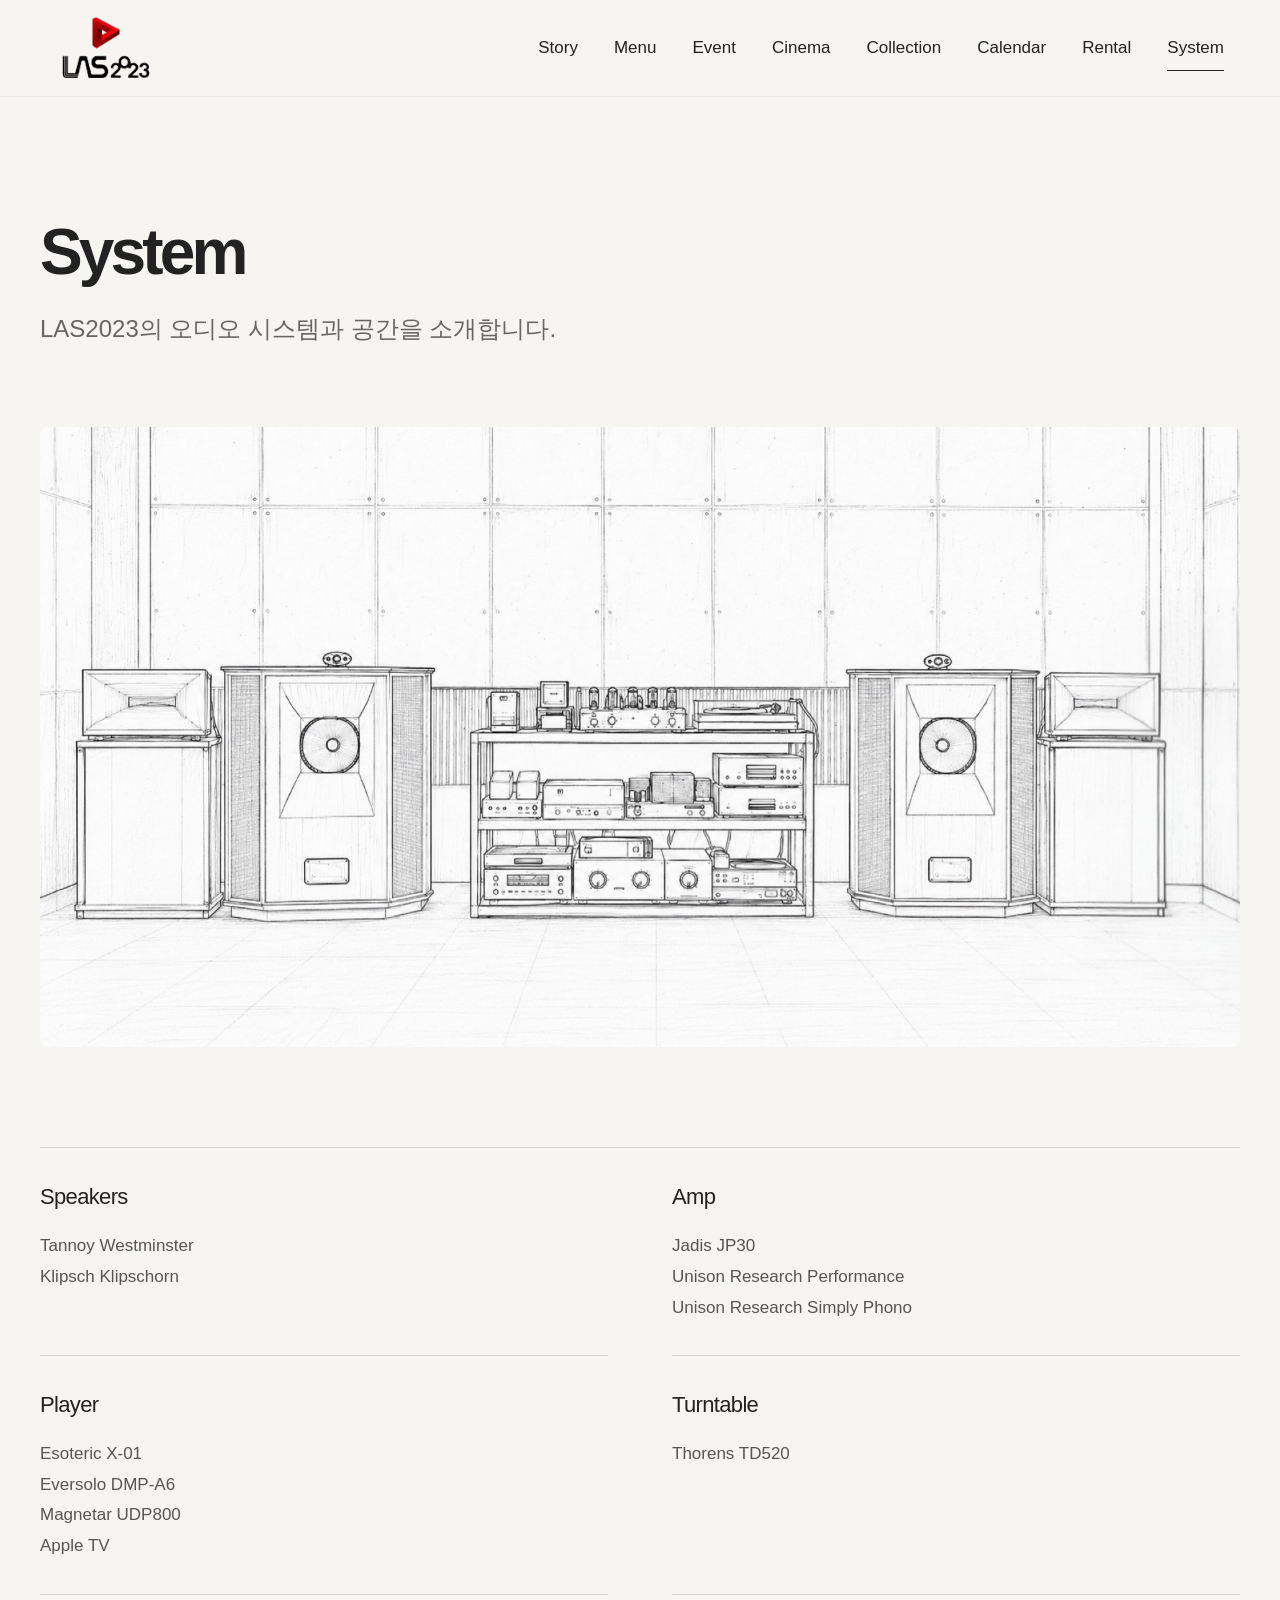
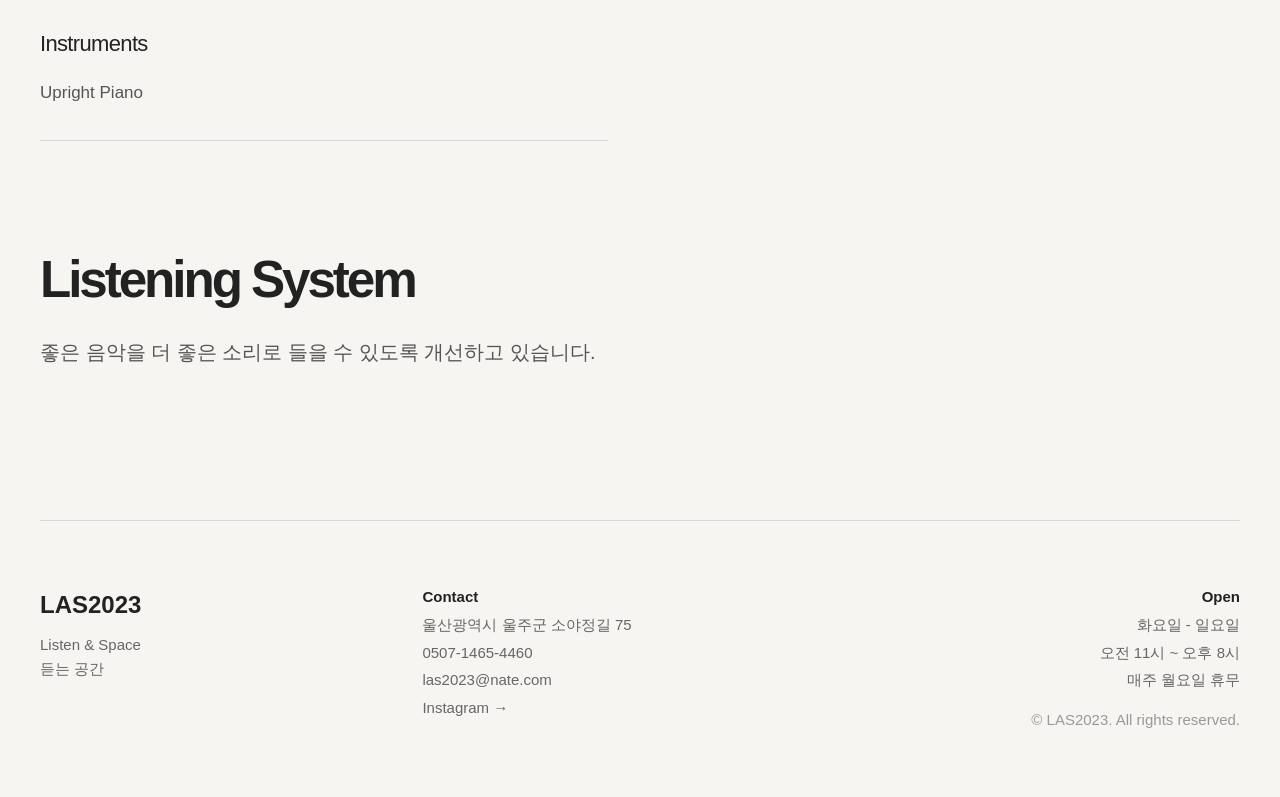
<file: pages/system.html>
<!DOCTYPE html>
<html lang="ko">
<head>
  <meta name="naver-site-verification" content="4fccf7017ec834fa9333fbcea53274907fefbd2f" />
<!-- Google tag (gtag.js) -->
<script async src="https://www.googletagmanager.com/gtag/js?id=G-EZYYYD5T36"></script>
<script>
  window.dataLayer = window.dataLayer || [];
  function gtag(){dataLayer.push(arguments);}
  gtag('js', new Date());

  gtag('config', 'G-EZYYYD5T36');
</script>
  <meta charset="UTF-8">
  <meta name="viewport" content="width=device-width, initial-scale=1.0">
  <title>LAS2023 | 클래식 음악 청음카페</title>
  <meta name="description" content="클래식 음악과 영화, 책이 함께 머무는 울산의 청음카페.">
  <meta name="robots" content="index, follow">
  <link rel="canonical" href="https://las2023.com/pages/system.html">
  <meta property="og:locale" content="ko_KR">
  <meta property="og:type" content="article">
  <meta property="og:site_name" content="LAS2023">
  <meta property="og:title" content="LAS2023 | 클래식 음악 청음카페">
  <meta property="og:description" content="클래식 음악과 영화, 책이 함께 머무는 울산의 청음카페.">
  <meta property="og:url" content="https://las2023.com/pages/system.html">
  <meta property="og:image" content="https://las2023.com/images/og-main.jpg">
  <meta property="og:image:alt" content="LAS2023">
  <meta name="twitter:card" content="summary_large_image">
  <meta name="twitter:title" content="LAS2023 | 클래식 음악 청음카페">
  <meta name="twitter:description" content="클래식 음악과 영화, 책이 함께 머무는 울산의 청음카페.">
  <meta name="twitter:image" content="https://las2023.com/images/og-main.jpg">
  <link rel="icon" type="image/png" href="../images/logo/logo.png">
  <link rel="apple-touch-icon" href="../images/logo/logo.png">
  <link rel="stylesheet" href="../css/style.css">
</head>
<body>
<header class="site-header">
  <div class="site-header-inner">
    <a href="../index.html" class="logo logo-image" aria-label="LAS2023 Home">
      <img src="../images/logo/logo.png" alt="LAS2023">
    </a>
    <nav id="mobileNavigation" class="nav" aria-label="Main navigation">
      <a href="../pages/about.html">Story</a>
      <a href="../pages/menu.html">Menu</a>
      <a href="../pages/event.html">Event</a>
      <a href="../pages/cinema.html">Cinema</a>
      <a href="../pages/collection.html">Collection</a>
      <a href="../pages/calendar.html">Calendar</a>
      <a href="../pages/rental.html">Rental</a>
      <a href="../pages/system.html" aria-current="page">System</a>
    </nav>
    <button class="mobile-nav-toggle" type="button" aria-label="메뉴 열기" aria-controls="mobileNavigation" aria-expanded="false">
      <svg class="mobile-nav-icon" viewBox="0 0 24 24" aria-hidden="true" focusable="false">
        <path class="mobile-nav-icon-line mobile-nav-icon-line-top" d="M4 7h16"></path>
        <path class="mobile-nav-icon-line mobile-nav-icon-line-middle" d="M4 12h16"></path>
        <path class="mobile-nav-icon-line mobile-nav-icon-line-bottom" d="M4 17h16"></path>
      </svg>
    </button>
  </div>
</header>
<main class="page-main system-page">
  <section class="page-hero">
    <h1>System</h1>
    <p>LAS2023의 오디오 시스템과 공간을 소개합니다.</p>
  </section>

  <section class="system-visual">
    <img src="../images/system/collection.jpg" alt="LAS2023 오디오 시스템">
  </section>

  <section class="system-list" aria-label="LAS2023 장비 목록">
    <div class="system-category">
      <h2>Speakers</h2>
      <ul>
        <li>Tannoy Westminster</li>
        <li>Klipsch Klipschorn</li>
      </ul>
    </div>
    <div class="system-category">
      <h2>Amp</h2>
      <ul>
        <li>Jadis JP30</li>
        <li>Unison Research Performance</li>
        <li>Unison Research Simply Phono</li>
      </ul>
    </div>
    <div class="system-category">
      <h2>Player</h2>
      <ul>
        <li>Esoteric X-01</li>
        <li>Eversolo DMP-A6</li>
        <li>Magnetar UDP800</li>
        <li>Apple TV</li>
      </ul>
    </div>
    <div class="system-category">
      <h2>Turntable</h2>
      <ul>
        <li>Thorens TD520</li>
      </ul>
    </div>
    <div class="system-category">
      <h2>Instruments</h2>
      <ul>
        <li>Upright Piano</li>
      </ul>
    </div>
  </section>

  <section class="system-closing">
    <h2>Listening System</h2>
    <p>좋은 음악을 더 좋은 소리로 들을 수 있도록 개선하고 있습니다.</p>
  </section>
</main>
<footer class="site-footer">
  <div class="footer-brand">
    <strong>LAS2023</strong>
    <p>Listen &amp; Space</p>
    <p>듣는 공간</p>
  </div>
  <div class="footer-contact">
    <p class="footer-title">Contact</p>
    <p><a class="footer-address-link" href="https://naver.me/FjbnFukI" target="_blank" rel="noopener noreferrer">울산광역시 울주군 소야정길 75</a></p>
    <p><a href="tel:0507-1465-4460">0507-1465-4460</a></p>
    <p><a href="mailto:las2023@nate.com">las2023@nate.com</a></p>
    <p><a href="https://www.instagram.com/las2023_official/" target="_blank" rel="noopener noreferrer">Instagram →</a></p>
  </div>
  <div class="footer-hours">
    <p class="footer-title">Open</p>
    <p>화요일 - 일요일</p>
    <p>오전 11시 ~ 오후 8시</p>
    <p>매주 월요일 휴무</p>
    <p>© LAS2023. All rights reserved.</p>
  </div>
</footer>
  <script src="../js/script.js"></script>
</body>
</html>
</file>
<file: css/style.css>
/* ==========================
   LAS2023 Official Website
   Version 1.1
========================== */

* {
  margin: 0;
  padding: 0;
  box-sizing: border-box;
}

:root {
  --accent-color: #C8202F;
}

html {
  scroll-behavior: smooth;
}

body {
  background: #f7f5f2;
  color: #222222;
  font-family: -apple-system, BlinkMacSystemFont, "Pretendard", "Apple SD Gothic Neo", sans-serif;
  line-height: 1.5;
}

a {
  color: inherit;
  text-decoration: none;
}

img {
  max-width: 100%;
  height: auto;
}

@keyframes pageFadeIn {
  from {
    opacity: 0;
    transform: translateY(12px);
  }

  to {
    opacity: 1;
    transform: translateY(0);
  }
}

@media (prefers-reduced-motion: reduce) {
  main,
  .site-footer {
    animation: none;
  }
}

main,
.site-footer {
  animation: pageFadeIn 0.38s ease both;
}

/* ==========================
   Header
========================== */

.site-header {
  position: -webkit-sticky;
  position: sticky;
  top: 0;
  z-index: 1000;
  width: 100%;
  background: rgba(247, 245, 242, 0.94);
  -webkit-backdrop-filter: blur(14px);
  backdrop-filter: blur(14px);
  border-bottom: 1px solid #e8e8e8;
  transition: box-shadow 0.25s ease, background 0.25s ease;
}

.site-header.is-scrolled {
  background: rgba(247, 245, 242, 0.98);
  box-shadow: 0 8px 28px rgba(0, 0, 0, 0.04);
}

.site-header-inner {
  width: min(1280px, calc(100% - 112px));
  height: 96px;
  margin: 0 auto;
  padding: 0;
  display: flex;
  justify-content: space-between;
  align-items: center;
  transition: height 0.25s ease;
}

.site-header.is-scrolled .site-header-inner {
  height: 90px;
}

.logo {
  width: 325px;
  height: 88px;
  display: inline-flex;
  align-items: center;
  background: url("../images/logo/logo.png") left center / contain no-repeat;
  font-size: 0;
  line-height: 0;
}

.logo.logo-image {
  width: auto;
  background: none;
}

.logo img {
  width: auto;
  height: 88px;
  display: block;
}

.nav {
  display: flex;
  gap: 36px;
  align-items: center;
  flex-wrap: nowrap;
}

.nav a {
  position: relative;
  font-size: 17px;
  font-weight: 500;
  color: #222222;
  white-space: nowrap;
  transition: color 0.25s ease;
}

.nav a::after {
  content: "";
  position: absolute;
  left: 0;
  bottom: -10px;
  width: 100%;
  height: 1px;
  background: #222222;
  transform: scaleX(0);
  transform-origin: right;
  transition: transform 0.25s ease;
}

.nav a:hover {
  color: #555555;
}

.nav a[aria-current="page"]::after {
  transform: scaleX(1);
  transform-origin: left;
}

.nav a[aria-current="page"] {
  color: #222222;
}

.mobile-nav-toggle {
  display: none;
}

.mobile-nav-toggle {
  -webkit-appearance: none;
  appearance: none;
  width: 40px;
  height: 40px;
  border: 0;
  background: transparent;
  cursor: pointer;
}

.mobile-nav-icon {
  width: 26px;
  height: 26px;
  display: block;
}

.mobile-nav-icon-line {
  fill: none;
  stroke: #222222;
  stroke-width: 1.5;
  stroke-linecap: round;
  transform-box: fill-box;
  transform-origin: center;
  transition: transform 0.25s ease, opacity 0.2s ease;
}

.site-header.is-mobile-nav-open .mobile-nav-icon-line-top {
  transform: translateY(5px) rotate(45deg);
}

.site-header.is-mobile-nav-open .mobile-nav-icon-line-middle {
  opacity: 0;
}

.site-header.is-mobile-nav-open .mobile-nav-icon-line-bottom {
  transform: translateY(-5px) rotate(-45deg);
}

/* ==========================
   Home Hero
========================== */

.hero-section {
  width: min(1320px, calc(100% - 64px));
  min-height: calc(100vh - 150px);
  margin: 0 auto;
  padding: 72px 0 56px;
  display: flex;
  flex-direction: column;
  align-items: center;
  justify-content: flex-start;
}

.hero-text {
  width: min(100%, 1180px);
  text-align: center;
}

.hero-section h1 {
  font-size: clamp(76px, 9vw, 136px);
  line-height: 0.9;
  font-weight: 800;
  letter-spacing: -0.08em;
}

.subtitle {
  margin-top: 28px;
  font-size: clamp(24px, 2.4vw, 34px);
  font-weight: 700;
  letter-spacing: -0.04em;
}

.hero-subtitle-note {
  margin-top: 12px;
  color: #222222;
  font-size: 18px;
  font-weight: 600;
  letter-spacing: 0.06em;
}

.accent-text {
  color: var(--accent-color);
}

.hero-message {
  margin-top: 56px;
  font-size: clamp(40px, 4vw, 64px);
  line-height: 1.32;
  letter-spacing: -0.05em;
}

.hero-image {
  width: min(100%, 1180px);
  margin-top: 44px;
  margin-left: auto;
  margin-right: auto;
}

.hero-image img {
  width: 100%;
  height: clamp(400px, 42vw, 620px);
  object-fit: cover;
  object-position: center;
  border-radius: 8px;
  display: block;
}

.scroll-cue {
  margin-top: 28px;
  color: #999999;
  font-size: 15px;
  line-height: 1.35;
  letter-spacing: 0;
  text-align: center;
}

.scroll-cue span {
  display: block;
}

/* ==========================
   Common Sections
========================== */

.home-section {
  width: min(1200px, calc(100% - 80px));
  margin: 0 auto;
  padding: 120px 0;
}

.section-header {
  margin-bottom: 48px;
}

.section-label {
  margin-bottom: 16px;
  font-size: 18px;
  color: #666666;
  font-weight: 500;
}

.home-section h2,
.page-hero h1 {
  font-size: clamp(42px, 5vw, 72px);
  line-height: 1.1;
  letter-spacing: -0.06em;
}

.text-link {
  display: inline-block;
  margin-top: 40px;
  font-size: 17px;
  border-bottom: 1px solid #222222;
  padding-bottom: 4px;
}

.text-link.inline-link {
  margin-top: 0;
  font-size: inherit;
}

/* ==========================
   Cinema
========================== */

.cinema-page {
  width: min(1200px, calc(100% - 80px));
}

.cinema-hero {
  padding: 120px 0 64px;
  text-align: center;
}

.cinema-hero p {
  margin: 24px auto 0;
  color: #222222;
  font-size: 24px;
  max-width: none;
}

.cinema-poster-slider {
  width: min(840px, 100%);
  margin: 0 auto;
  padding: 0 0 96px;
  display: grid;
  grid-template-columns: 48px minmax(0, 1fr) 48px;
  gap: 12px;
  align-items: center;
}

.cinema-slider-window {
  width: min(720px, 100%);
  margin: 0 auto;
  overflow: hidden;
}

.cinema-main-poster {
  display: none;
  text-align: center;
}

.cinema-main-poster.is-active {
  display: block;
}

.cinema-poster-link {
  display: block;
  color: inherit;
  text-decoration: none;
}

.cinema-main-poster img {
  width: 100%;
  height: auto;
  display: block;
  border-radius: 8px;
}

.cinema-poster-label {
  margin-bottom: 18px;
  color: #666666;
  font-size: 17px;
  font-weight: 500;
}

.cinema-slider-button {
  -webkit-appearance: none;
  appearance: none;
  width: 42px;
  height: 42px;
  border: 1px solid #d8d8d8;
  border-radius: 50%;
  background: transparent;
  color: #222222;
  font-size: 20px;
  line-height: 1;
  cursor: pointer;
  transition: border-color 0.2s ease, color 0.2s ease;
}

.cinema-slider-button:hover {
  border-color: #555555;
  color: #555555;
}

.cinema-guide h2 {
  margin-bottom: 32px;
  font-size: 34px;
  line-height: 1.2;
  letter-spacing: -0.04em;
}

.cinema-guide {
  padding: 0 0 140px;
}

.cinema-guide ul {
  border-top: 1px solid #d8d8d8;
  list-style: none;
}

.cinema-guide li {
  padding: 22px 0;
  border-bottom: 1px solid #d8d8d8;
  color: #444444;
  font-size: 19px;
}

/* ==========================
   Notice
========================== */

.notice-list {
  border-top: 1px solid #d8d8d8;
}

.notice-item {
  padding: 22px 0;
  border-bottom: 1px solid #d8d8d8;
  display: flex;
  align-items: center;
  justify-content: space-between;
  gap: 40px;
  font-size: 18px;
}

.notice-item span:first-child {
  flex: 1;
  min-width: 0;
}

.notice-item span:last-child {
  color: #999999;
  white-space: nowrap;
}

/* ==========================
   About Preview
========================== */

.about-preview {
  display: grid;
  grid-template-columns: 1fr 1.2fr;
  gap: 80px;
  align-items: center;
}

.about-text p:not(.section-label),
.cinema-preview-text p:not(.section-label) {
  margin-top: 24px;
  font-size: 21px;
  line-height: 1.7;
}

.about-text h2 {
  font-size: clamp(38px, 4.4vw, 62px);
}

.about-image img {
  width: 100%;
  height: 420px;
  object-fit: cover;
  display: block;
}

.about-image,
.cinema-preview-image,
.event-card,
.system-category,
.collection-item,
.result-card {
  min-width: 0;
}

.cinema-preview {
  display: grid;
  grid-template-columns: minmax(480px, 0.95fr) 1.05fr;
  gap: 80px;
  align-items: center;
}

.cinema-preview-text h2 {
  font-size: clamp(38px, 3.6vw, 50px);
  white-space: nowrap;
}

.cinema-preview-image img {
  width: 100%;
  height: 420px;
  object-fit: cover;
  display: block;
  border-radius: 8px;
}

/* ==========================
   Collection Preview
========================== */

.collection-grid {
  display: grid;
  grid-template-columns: repeat(4, 1fr);
  gap: 1px;
  background: #d8d8d8;
}

.collection-item {
  background: #f7f5f2;
  padding: 40px 28px;
  min-height: 190px;
}

.collection-item span {
  display: block;
  margin-bottom: 34px;
  font-size: 20px;
  color: #666666;
}

.collection-item strong {
  display: block;
  font-size: 44px;
  line-height: 1;
  font-weight: 800;
  letter-spacing: -0.05em;
}

.collection-item p {
  margin-top: 12px;
  color: #666666;
  font-size: 18px;
}

/* ==========================
   Footer
========================== */

.site-footer {
  width: min(1200px, calc(100% - 80px));
  margin: 0 auto;
  padding: 64px 0;
  border-top: 1px solid #d8d8d8;
  display: grid;
  grid-template-columns: minmax(180px, 0.9fr) minmax(260px, 1.2fr) minmax(220px, 0.9fr);
  gap: 56px;
  align-items: start;
  color: #666666;
  font-size: 15px;
  line-height: 1.65;
}

.site-footer strong {
  display: block;
  color: #222222;
  font-size: 24px;
  margin-bottom: 8px;
}

.site-footer a {
  transition: opacity 0.2s ease;
}

.site-footer a:hover {
  opacity: 0.64;
}

.footer-address-link {
  border-bottom: 1px solid transparent;
  transition: border-color 0.2s ease, opacity 0.2s ease;
}

.footer-address-link:hover {
  border-color: currentColor;
}

.footer-contact,
.footer-hours {
  display: flex;
  flex-direction: column;
  gap: 3px;
}

.footer-hours {
  text-align: right;
}

.footer-title {
  color: #222222;
  font-weight: 700;
}

.footer-hours p:last-child {
  margin-top: 12px;
  color: #999999;
}

/* ==========================
   Sub Pages
========================== */

.page-main {
  width: min(1200px, calc(100% - 80px));
  margin: 0 auto;
}

.page-hero {
  padding: 120px 0 80px;
}

.page-hero p:not(.section-label) {
  margin-top: 24px;
  font-size: 24px;
  color: #666666;
  max-width: 760px;
}

.about-page {
  width: min(1280px, calc(100% - 96px));
}

.about-intro {
  width: min(860px, 100%);
  margin: 0 auto;
  padding: 150px 0 118px;
  text-align: center;
}

.about-intro h2 {
  font-size: clamp(42px, 5vw, 72px);
  line-height: 1.1;
  letter-spacing: -0.06em;
}

.about-intro-copy {
  max-width: 760px;
  margin: 48px auto 0;
  color: #333333;
  font-size: clamp(21px, 2.2vw, 30px);
  line-height: 1.72;
  letter-spacing: -0.04em;
}

.about-intro-copy p + p {
  margin-top: 34px;
}

.page-split {
  display: grid;
  grid-template-columns: 1fr 1.2fr;
  gap: 80px;
  align-items: center;
  padding: 60px 0 140px;
}

.page-split h2 {
  font-size: 42px;
  letter-spacing: -0.05em;
  margin-bottom: 24px;
}

.page-split p {
  font-size: 20px;
  line-height: 1.8;
  color: #555555;
}

.page-split img {
  width: 100%;
  height: 460px;
  object-fit: cover;
}

.about-gallery {
  display: flex;
  gap: 24px;
  overflow-x: auto;
  padding: 0 0 140px;
  scroll-snap-type: x proximity;
  scrollbar-width: thin;
  cursor: grab;
  -webkit-user-select: none;
  user-select: none;
  -webkit-overflow-scrolling: touch;
}

.about-gallery img {
  width: min(660px, 74vw);
  height: 420px;
  flex: 0 0 auto;
  object-fit: cover;
  border-radius: 8px;
  pointer-events: none;
  scroll-snap-align: start;
}

.about-gallery.is-dragging {
  cursor: grabbing;
}

.listening-philosophy {
  width: min(780px, 100%);
  margin: 0 auto;
  padding: 12px 0 140px;
  text-align: center;
}

.listening-philosophy h2 {
  color: #222222;
  font-size: clamp(34px, 4vw, 56px);
  line-height: 1.12;
  letter-spacing: -0.05em;
}

.listening-philosophy-copy {
  margin: 56px auto 0;
  color: #444444;
  font-size: clamp(19px, 2vw, 25px);
  line-height: 1.78;
  letter-spacing: -0.03em;
}

.listening-philosophy-copy p + p {
  margin-top: 38px;
}

.about-closing {
  padding: 0 0 160px;
  text-align: center;
}

.about-closing p {
  max-width: 720px;
  margin: 0 auto;
  font-size: clamp(28px, 3vw, 38px);
  font-weight: 500;
  line-height: 1.55;
  letter-spacing: -0.03em;
}

/* ==========================
   Event
========================== */

.event-page .page-hero {
  padding-bottom: 32px;
}

.event-slider {
  width: min(760px, 100%);
  margin: 0 auto;
  padding: 0 0 120px;
  display: grid;
  grid-template-columns: 44px minmax(0, 1fr) 44px;
  gap: 16px;
  align-items: center;
}

.event-slider-window {
  min-width: 0;
  overflow: hidden;
}

.event-card {
  display: none;
  gap: 24px;
  text-align: center;
}

.event-card.is-active {
  display: grid;
}

.event-card img {
  width: 100%;
  aspect-ratio: 4 / 5;
  object-fit: contain;
  border-radius: 8px;
}

.event-card p {
  margin-bottom: 8px;
  color: #666666;
  font-size: 15px;
}

.event-card h2 {
  color: #222222;
  font-size: clamp(28px, 3vw, 42px);
  line-height: 1.15;
  letter-spacing: -0.05em;
}

.event-card span {
  display: block;
  margin-top: 12px;
  color: #555555;
  font-size: 17px;
}

.event-slider-button {
  -webkit-appearance: none;
  appearance: none;
  width: 36px;
  height: 36px;
  border: 1px solid #d8d8d8;
  border-radius: 50%;
  background: transparent;
  color: #222222;
  font-size: 18px;
  line-height: 1;
  cursor: pointer;
  transition: border-color 0.25s ease, color 0.25s ease;
}

.event-slider-button:hover {
  border-color: #555555;
  color: #555555;
}

/* ==========================
   System
========================== */

.system-page {
  width: min(1200px, calc(100% - 80px));
}

.system-visual {
  padding: 0 0 100px;
}

.system-visual img {
  width: 100%;
  height: min(58vw, 620px);
  min-height: 360px;
  display: block;
  object-fit: cover;
  border-radius: 8px;
}

.system-list {
  display: grid;
  grid-template-columns: repeat(2, minmax(0, 1fr));
  column-gap: 64px;
  padding-bottom: 110px;
  border-top: 1px solid #d8d8d8;
}

.system-category {
  padding: 32px 0;
  border-bottom: 1px solid #d8d8d8;
}

.system-category h2 {
  margin-bottom: 18px;
  font-size: 22px;
  font-weight: 500;
  letter-spacing: -0.03em;
}

.system-category ul {
  list-style: none;
}

.system-category li {
  color: #555555;
  font-size: 17px;
  line-height: 1.8;
}

.system-closing {
  max-width: 720px;
  padding: 0 0 150px;
}

.system-closing h2 {
  margin-bottom: 24px;
  font-size: clamp(36px, 4vw, 56px);
  line-height: 1.15;
  letter-spacing: -0.06em;
}

.system-closing p {
  color: #555555;
  font-size: 20px;
  line-height: 1.8;
}

.rental-page {
  width: min(920px, calc(100% - 80px));
}

.rental-hero {
  padding: 120px 0 96px;
}

.rental-hero p {
  color: #222222;
}

.rental-section {
  padding: 0 0 96px;
}

.rental-section h2 {
  margin-bottom: 28px;
  font-size: 34px;
  line-height: 1.25;
  letter-spacing: -0.04em;
}

.rental-section p,
.rental-section li {
  max-width: 760px;
  color: #444444;
  font-size: 19px;
  line-height: 1.85;
}

.rental-section p + p {
  margin-top: 14px;
}

.rental-section ul {
  list-style: none;
  border-top: 1px solid #d8d8d8;
}

.rental-section li {
  padding: 16px 0;
  border-bottom: 1px solid #d8d8d8;
}

.rental-subsection {
  margin-top: 64px;
}

.rental-subsection h3,
.rental-equipment-grid h3 {
  margin-bottom: 18px;
  font-size: 24px;
  line-height: 1.3;
  letter-spacing: -0.03em;
}

.rental-table-wrap {
  margin-top: 28px;
  overflow-x: auto;
  -webkit-overflow-scrolling: touch;
}

.rental-table-wrap table {
  width: 100%;
  min-width: 720px;
  border-collapse: collapse;
  color: #222222;
}

.rental-table-wrap caption {
  margin-bottom: 18px;
  text-align: left;
  font-size: 18px;
  font-weight: 600;
}

.rental-table-wrap th,
.rental-table-wrap td {
  padding: 18px 16px;
  border-top: 1px solid #d8d8d8;
  text-align: left;
  font-size: 17px;
  font-weight: 400;
  white-space: nowrap;
}

.rental-table-wrap th {
  color: #222222;
  font-weight: 600;
}

.rental-table-wrap tbody tr:last-child td {
  border-bottom: 1px solid #d8d8d8;
}

.rental-equipment-grid {
  display: grid;
  grid-template-columns: repeat(2, 1fr);
  gap: 56px 80px;
}

.rental-note {
  padding: 0 0 140px;
  color: #666666;
  font-size: 17px;
}

.simple-card {
  border-top: 1px solid #d8d8d8;
  border-bottom: 1px solid #d8d8d8;
  padding: 48px 0 120px;
}

.simple-card h2 {
  font-size: 42px;
  margin-bottom: 24px;
}

.simple-card p {
  font-size: 20px;
  color: #555555;
}

/* ==========================
   Menu
========================== */

.menu-page {
  width: min(1000px, calc(100% - 80px));
}

.menu-hero {
  text-align: center;
}

.menu-hero p {
  margin-left: auto;
  margin-right: auto;
}

.menu-board {
  padding: 0 0 140px;
}

.menu-board-image {
  width: 100%;
  min-height: 420px;
  display: grid;
  place-items: center;
  border: 0;
  border-radius: 0;
  overflow: hidden;
  cursor: zoom-in;
}

.menu-board-image::before {
  content: "Menu image";
  grid-area: 1 / 1;
  color: #999999;
  font-size: 14px;
  letter-spacing: 0.04em;
}

.menu-board-image img {
  grid-area: 1 / 1;
  width: 100%;
  height: auto;
  display: block;
}

.menu-view-body {
  min-height: 100vh;
}

.menu-view-page {
  min-height: 100vh;
  padding: 28px;
  display: grid;
  grid-template-rows: auto 1fr;
  gap: 24px;
}

.menu-view-back {
  width: fit-content;
  color: #555555;
  font-size: 15px;
  border-bottom: 1px solid transparent;
  transition: border-color 0.2s ease, color 0.2s ease;
}

.menu-view-back:hover {
  color: #222222;
  border-color: currentColor;
}

.menu-view-frame {
  min-height: 0;
  display: grid;
  place-items: center;
}

.menu-view-frame::before {
  content: "Menu image";
  grid-area: 1 / 1;
  color: #999999;
  font-size: 14px;
  letter-spacing: 0.04em;
}

.menu-view-frame img {
  grid-area: 1 / 1;
  max-width: 100%;
  max-height: calc(100vh - 96px);
  width: auto;
  height: auto;
  display: block;
  object-fit: contain;
}

/* ==========================
   Calendar
========================== */

.calendar-section {
  padding: 0 0 140px;
}

.calendar-page .page-hero {
  padding: 96px 0 32px;
}

.calendar-page .page-hero .section-label {
  color: #222222;
  font-size: clamp(42px, 5vw, 72px);
  font-weight: 700;
  line-height: 1.1;
  letter-spacing: -0.06em;
}

.calendar-notice-section {
  max-width: none;
  margin-bottom: 36px;
}

.calendar-notice-section h2 {
  margin-bottom: 24px;
  color: #222222;
  font-size: 24px;
  font-weight: 500;
}

.calendar-notice-list {
  display: grid;
  grid-template-columns: repeat(2, minmax(0, 1fr));
  gap: 32px;
}

.calendar-notice-item {
  display: grid;
  grid-template-columns: 1fr;
  gap: 0;
  padding-bottom: 22px;
  border-bottom: 1px solid #d8d8d8;
}

.calendar-notice-bullet {
  display: none;
}

.calendar-notice-date,
.calendar-notice-title,
.calendar-notice-time {
  margin: 0;
}

.calendar-notice-date {
  color: #222222;
  font-size: 17px;
  font-weight: 500;
  line-height: 1.6;
}

.calendar-notice-title,
.calendar-notice-time {
  color: #555555;
  font-size: 15px;
  line-height: 1.65;
}

.calendar-heading {
  margin-bottom: 32px;
  display: flex;
  justify-content: space-between;
  gap: 40px;
  align-items: end;
}

.calendar-heading h2 {
  font-size: clamp(42px, 5vw, 72px);
  line-height: 1.1;
  letter-spacing: -0.06em;
}

.calendar-heading p {
  color: #666666;
  font-size: 17px;
}

.calendar-months {
  display: flex;
  gap: 48px;
  overflow-x: auto;
  scroll-snap-type: x mandatory;
  -webkit-overflow-scrolling: touch;
  padding-bottom: 18px;
}

.calendar-months::-webkit-scrollbar {
  height: 4px;
}

.calendar-months::-webkit-scrollbar-thumb {
  background: #d8d8d8;
}

.calendar-month-panel {
  flex: 0 0 100%;
  min-width: 0;
  scroll-snap-align: start;
}

.business-calendar {
  display: grid;
  grid-template-columns: repeat(7, minmax(0, 1fr));
  border-top: 1px solid #222222;
  border-left: 1px solid #d8d8d8;
}

.calendar-weekday,
.calendar-day {
  border-right: 1px solid #d8d8d8;
  border-bottom: 1px solid #d8d8d8;
}

.calendar-weekday {
  padding: 14px 10px;
  color: #666666;
  font-size: 15px;
  text-align: center;
}

.calendar-day {
  min-height: 132px;
  padding: 14px;
  position: relative;
}

.calendar-day.is-empty {
  color: transparent;
}

.calendar-date-line {
  display: flex;
  align-items: baseline;
  gap: 8px;
  min-width: 0;
}

.calendar-date {
  color: #222222;
  font-size: 18px;
  font-weight: 500;
}

.calendar-day.is-holiday .calendar-date {
  display: inline;
}

.calendar-day.is-sunday .calendar-date,
.calendar-day.is-holiday .calendar-date {
  color: var(--accent-color);
}

.calendar-holiday {
  display: inline;
  margin-top: 0;
  margin-left: 0;
  color: var(--accent-color);
  font-size: 14px;
  line-height: 1.35;
  white-space: nowrap;
}

.calendar-event {
  position: absolute;
  left: 50%;
  top: 50%;
  width: calc(100% - 20px);
  margin-top: 0;
  display: grid;
  gap: 3px;
  color: var(--accent-color);
  font-size: 14px;
  font-weight: 400;
  line-height: 1.35;
  text-align: center;
  transform: translate(-50%, -50%);
}

.calendar-status {
  position: absolute;
  left: 50%;
  top: 50%;
  width: calc(100% - 20px);
  color: #555555;
  font-size: 15px;
  line-height: 1.35;
  text-align: center;
  transform: translate(-50%, -50%);
}

.calendar-day.is-holiday .calendar-status {
  color: #222222;
}

.calendar-day.is-special-open .calendar-status {
  color: #222222;
}

.calendar-day.is-monday:not(.is-holiday) .calendar-status {
  color: var(--accent-color);
}

/* ==========================
   Collection Search
========================== */

.collection-page .page-hero {
  padding-bottom: 56px;
}

.collection-temp {
  min-height: auto;
}

.collection-subtitle {
  margin-top: 24px;
  color: #222222;
  font-size: 24px;
  font-weight: 500;
}

.search-section {
  padding: 0 0 140px;
}

.collection-temp-message {
  padding: 56px 0 0;
  color: #555555;
  font-size: 22px;
  line-height: 1.7;
}

#collectionSearch {
  -webkit-appearance: none;
  appearance: none;
  width: 100%;
  padding: 28px 0;
  background: transparent;
  border: 0;
  border-bottom: 2px solid #222222;
  border-radius: 0;
  font-size: clamp(28px, 4vw, 48px);
  letter-spacing: -0.04em;
  outline: 0;
}

#collectionSearch::placeholder {
  color: #999999;
}

.filter-buttons {
  display: flex;
  gap: 28px;
  flex-wrap: wrap;
  margin: 28px 0 64px;
}

.filter-buttons button {
  border: 0;
  border-bottom: 1px solid transparent;
  background: transparent;
  padding: 0 0 6px;
  font-size: 16px;
  color: #666666;
  cursor: pointer;
  transition: color 0.2s ease, border-color 0.2s ease;
}

.filter-buttons button.active,
.filter-buttons button:hover {
  color: #222222;
  border-color: #222222;
}

.results-grid {
  display: grid;
  grid-template-columns: repeat(3, 1fr);
  gap: 1px;
  background: #d8d8d8;
}

.result-card {
  background: #f7f5f2;
  padding: 34px 28px;
  min-height: 220px;
}

.result-card small {
  display: block;
  color: #666666;
  font-size: 14px;
  letter-spacing: 0.04em;
}

.result-card h3 {
  color: #222222;
  font-size: 30px;
  line-height: 1.18;
  margin: 22px 0 12px;
  letter-spacing: -0.04em;
}

.result-card p {
  color: #555555;
  font-size: 17px;
  line-height: 1.6;
}

.result-tags {
  display: flex;
  gap: 8px;
  flex-wrap: wrap;
  margin-top: 28px;
}

.result-tags span {
  font-size: 13px;
  border-bottom: 1px solid #d8d8d8;
  padding-bottom: 4px;
  color: #666666;
}

@supports not (aspect-ratio: 1 / 1) {
  .event-card img {
    height: auto;
  }
}

@media (hover: none) {
  .nav a:hover {
    color: #222222;
  }

  .site-footer a:hover {
    opacity: 1;
  }

  .cinema-slider-button:hover {
    border-color: #d8d8d8;
    color: #222222;
  }

  .event-slider-button:hover {
    border-color: #d8d8d8;
    color: #222222;
  }

  .filter-buttons button:hover {
    color: #666666;
    border-color: transparent;
  }

  .filter-buttons button.active {
    color: #222222;
    border-color: #222222;
  }
}

/* ==========================
   Responsive: Tablet
========================== */

@media (max-width: 900px) {
  .site-header-inner {
    width: min(100% - 40px, 1280px);
    height: 84px;
    padding: 0;
    align-items: center;
  }

  .site-header.is-scrolled .site-header-inner {
    height: 80px;
  }

  .logo {
    width: 210px;
    height: 56px;
  }

  .logo.logo-image {
    width: auto;
  }

  .logo img {
    height: 56px;
  }

  .nav {
    gap: 22px;
    overflow: visible;
    padding-bottom: 0;
  }

  .nav a {
    font-size: 15px;
    white-space: nowrap;
  }

  .hero-section {
    width: min(100% - 32px, 1320px);
    min-height: auto;
    padding: 60px 0 64px;
  }

  .hero-section h1 {
    font-size: clamp(64px, 13vw, 96px);
  }

  .subtitle {
    font-size: 24px;
    margin-top: 20px;
  }

  .hero-message {
    font-size: 42px;
    line-height: 1.34;
    margin-top: 52px;
  }

  .hero-image {
    margin-top: 42px;
  }

  .hero-image img {
    height: clamp(320px, 58vw, 500px);
  }

  .scroll-cue {
    margin-top: 24px;
    font-size: 14px;
  }

  .home-section,
  .page-main,
  .site-footer {
    width: min(100% - 32px, 1200px);
  }

  .about-page {
    width: min(100% - 32px, 1280px);
  }

  .home-section {
    padding: 80px 0;
  }

  .cinema-page {
    width: min(100% - 32px, 1200px);
  }

  .cinema-hero {
    padding: 80px 0 48px;
  }

  .cinema-guide {
    padding-bottom: 100px;
  }

  .cinema-poster-slider {
    width: 100%;
    grid-template-columns: 40px minmax(0, 1fr) 40px;
    gap: 10px;
    padding-bottom: 80px;
  }

  .cinema-slider-window {
    width: min(680px, 100%);
  }

  .cinema-slider-button {
    width: 38px;
    height: 38px;
    font-size: 18px;
  }

  .notice-item {
    font-size: 17px;
    display: block;
  }

  .notice-item span:last-child {
    display: block;
    margin-top: 8px;
  }

  .about-preview,
  .cinema-preview,
  .page-split {
    grid-template-columns: 1fr;
    gap: 40px;
  }

  .cinema-preview-text h2 {
    white-space: normal;
  }

  .system-list {
    grid-template-columns: 1fr;
    gap: 0;
  }

  .event-slider {
    width: min(760px, 100%);
    padding-bottom: 88px;
  }


  .system-page {
    width: min(100% - 32px, 1200px);
  }

  .system-visual {
    padding-bottom: 80px;
  }

  .system-visual img {
    height: 420px;
    min-height: 0;
  }

  .system-list {
    padding-bottom: 100px;
  }

  .about-image img,
  .cinema-preview-image img,
  .page-split img {
    height: 300px;
  }

  .about-gallery {
    gap: 16px;
    padding: 0 0 100px;
  }

  .about-gallery img {
    width: 78vw;
    height: 420px;
  }

  .about-intro {
    padding: 100px 0 96px;
  }

  .about-intro-copy {
    font-size: 19px;
    line-height: 1.78;
  }

  .about-intro-copy p + p {
    margin-top: 28px;
  }

  .listening-philosophy {
    padding: 0 0 110px;
  }

  .listening-philosophy-copy {
    margin-top: 42px;
    font-size: 19px;
  }

  .listening-philosophy-copy p + p {
    margin-top: 30px;
  }

  .about-closing {
    padding: 0 0 110px;
  }

  .about-closing p {
    font-size: 28px;
  }


  .menu-page {
    width: min(100% - 32px, 1000px);
  }

  .menu-board {
    padding-bottom: 100px;
  }

  .menu-board-image {
    min-height: 320px;
  }

  .collection-grid {
    grid-template-columns: 1fr 1fr;
  }

  .rental-page {
    width: min(100% - 32px, 1000px);
  }

  .rental-hero {
    padding: 80px 0 72px;
  }

  .rental-section {
    padding-bottom: 72px;
  }

  .rental-section h2 {
    font-size: 30px;
  }

  .rental-section p,
  .rental-section li {
    font-size: 17px;
  }

  .rental-equipment-grid {
    grid-template-columns: 1fr;
    gap: 40px;
  }

  .rental-note {
    padding-bottom: 100px;
  }

  .calendar-section {
    padding-bottom: 100px;
  }

  .calendar-page .page-hero {
    padding: 80px 0 28px;
  }

  .calendar-notice-section {
    margin-bottom: 32px;
  }

  .calendar-notice-list {
    gap: 24px;
  }

  .calendar-heading {
    display: block;
  }

  .calendar-heading p {
    margin-top: 16px;
  }

  .calendar-months {
    gap: 28px;
  }

  .calendar-day {
    min-height: 110px;
    padding: 10px;
  }

  .business-calendar {
    min-width: 0;
  }

  .calendar-status {
    font-size: 13px;
  }

  .calendar-event {
    font-size: 13px;
    font-weight: 400;
  }

  .results-grid {
    grid-template-columns: 1fr;
  }

  .collection-page .page-hero {
    padding-bottom: 40px;
  }

  .filter-buttons {
    gap: 18px;
    margin-bottom: 48px;
  }

  .result-card {
    min-height: auto;
  }

  .page-hero {
    padding: 80px 0 56px;
  }

  .page-hero p:not(.section-label) {
    font-size: 20px;
  }

  .event-card img {
    max-height: 70vh;
  }

  .page-split {
    padding: 40px 0 100px;
  }
}

/* ==========================
   Responsive: Mobile
========================== */

@media (max-width: 520px) {
  .site-header-inner {
    width: min(100% - 28px, 1280px);
    display: block;
    height: auto;
    padding: 14px 0 12px;
  }

  .site-header.is-scrolled .site-header-inner {
    height: auto;
  }

  .logo {
    width: 150px;
    height: 40px;
  }

  .logo.logo-image {
    width: auto;
  }

  .logo img {
    height: 40px;
  }

  .nav {
    gap: 18px;
    margin-top: 16px;
    overflow-x: auto;
    flex-wrap: nowrap;
    -webkit-overflow-scrolling: touch;
    scrollbar-width: none;
  }

  .nav::-webkit-scrollbar {
    display: none;
  }

  .nav a {
    font-size: 13px;
  }

  .hero-section h1 {
    font-size: clamp(56px, 16vw, 72px);
  }

  .subtitle {
    font-size: 22px;
  }

  .hero-subtitle-note {
    font-size: 16px;
    font-weight: 500;
  }

  .hero-message {
    margin-top: 52px;
    font-size: 34px;
    line-height: 1.38;
  }

  .hero-image img {
    height: clamp(260px, 72vw, 340px);
    border-radius: 6px;
  }

  .scroll-cue {
    margin-top: 20px;
    font-size: 14px;
  }

  .home-section h2,
  .page-hero h1 {
    font-size: clamp(36px, 10vw, 42px);
  }

  .cinema-preview-text h2 {
    font-size: clamp(34px, 9vw, 42px);
  }


  .menu-board {
    padding-bottom: 84px;
  }

  .menu-board-image {
    min-height: 240px;
  }

  .menu-view-page {
    padding: 16px;
    gap: 16px;
  }

  .menu-view-frame {
    overflow: auto;
    -webkit-overflow-scrolling: touch;
  }

  .menu-view-frame img {
    max-width: none;
    width: min(1280px, 190vw);
    max-height: calc(100vh - 72px);
  }

  .collection-grid {
    grid-template-columns: 1fr;
  }


  #collectionSearch {
    font-size: 30px;
  }

  .collection-subtitle {
    font-size: 20px;
  }

  .filter-buttons {
    gap: 14px 18px;
  }

  .filter-buttons button {
    font-size: 15px;
  }

  .result-card {
    padding: 28px 0;
  }

  .result-card h3 {
    font-size: 26px;
  }

  .calendar-weekday {
    padding: 10px 4px;
    font-size: 13px;
  }

  .calendar-notice-section h2 {
    font-size: 22px;
  }

  .calendar-page .page-hero {
    padding: 72px 0 24px;
  }

  .calendar-notice-list {
    grid-template-columns: repeat(2, minmax(0, 1fr));
    gap: 16px;
  }

  .calendar-notice-date {
    font-size: 13px;
  }

  .calendar-notice-title,
  .calendar-notice-time {
    font-size: 12px;
    line-height: 1.5;
  }

  .calendar-day {
    min-height: 70px;
    padding: 6px 4px;
  }

  .calendar-months {
    gap: 20px;
  }

  .business-calendar {
    min-width: 0;
  }

  .calendar-date {
    font-size: 12px;
  }

  .calendar-holiday {
    margin-top: 0;
    font-size: clamp(5px, 1.4vw, 9px);
    line-height: 1.2;
    white-space: normal;
    word-break: keep-all;
  }

  .calendar-date-line {
    width: calc(100% + 8px);
    margin-right: -4px;
    margin-left: -4px;
    gap: 1px;
    align-items: flex-start;
    flex-wrap: nowrap;
  }

  .calendar-status {
    width: calc(100% - 6px);
    font-size: 9px;
  }

  .calendar-event {
    width: calc(100% - 8px);
    max-width: calc(100% - 8px);
    font-size: clamp(10px, 2.6vw, 12px);
    font-weight: 400;
    line-height: 1.18;
    overflow-wrap: anywhere;
    word-break: keep-all;
    white-space: normal;
  }

  .cinema-hero p {
    font-size: 20px;
  }

  .site-footer {
    grid-template-columns: 1fr;
    gap: 24px;
    padding: 44px 0;
    font-size: 14px;
    line-height: 1.55;
  }

  .footer-hours {
    text-align: left;
  }

  .cinema-guide h2 {
    font-size: 30px;
  }

  .cinema-guide li {
    font-size: 17px;
  }

  .event-slider {
    width: 100%;
    grid-template-columns: 28px minmax(0, 1fr) 28px;
    gap: 6px;
    padding-bottom: 80px;
  }

  .event-slider-button {
    width: 28px;
    height: 28px;
    font-size: 16px;
  }

  .event-card img,
  .system-visual img {
    border-radius: 6px;
  }

  .system-visual img {
    height: 300px;
  }

  .system-category {
    padding: 30px 0;
  }

  .system-category li {
    font-size: 16px;
  }

  .rental-table-wrap table {
    min-width: 640px;
  }

  .rental-table-wrap th,
  .rental-table-wrap td {
    padding: 16px 14px;
    font-size: 16px;
  }

  .cinema-poster-slider {
    grid-template-columns: 28px minmax(0, 1fr) 28px;
    gap: 4px;
    padding-bottom: 72px;
  }

  .cinema-slider-window {
    width: 100%;
  }

  .cinema-slider-button {
    width: 28px;
    height: 28px;
    font-size: 16px;
  }

  .cinema-poster-label {
    font-size: 15px;
  }

  .about-gallery img {
    width: 86vw;
    height: 320px;
  }

  .cinema-preview-image img,
  .system-visual img {
    height: clamp(260px, 70vw, 320px);
  }

  .event-card img {
    max-height: 68vh;
  }

  .about-intro-copy {
    font-size: 18px;
    line-height: 1.76;
  }

  .about-intro-copy p + p {
    margin-top: 26px;
  }

  .about-intro {
    padding: 80px 0 80px;
  }

  .listening-philosophy {
    padding: 0 0 96px;
  }

  .listening-philosophy-copy {
    margin-top: 36px;
    font-size: 18px;
    line-height: 1.75;
  }

  .listening-philosophy-copy p + p {
    margin-top: 28px;
  }

  .about-closing p {
    font-size: 24px;
    line-height: 1.65;
    letter-spacing: -0.02em;
  }
}

/* ==========================
   Mobile Navigation
========================== */

@media (max-width: 768px) {
  body {
    padding-top: 66px;
  }

  body.is-mobile-nav-open {
    overflow: hidden;
  }

  .site-header {
    position: fixed;
    right: 0;
    left: 0;
    background: rgba(247, 245, 242, 0.98);
  }

  .site-header.is-scrolled,
  .site-header.is-mobile-nav-open {
    box-shadow: 0 8px 28px rgba(0, 0, 0, 0.06);
  }

  .site-header-inner,
  .site-header.is-scrolled .site-header-inner {
    width: min(100% - 32px, 1280px);
    height: 66px;
    padding: 0;
    display: flex;
    align-items: center;
  }

  .logo,
  .logo.logo-image {
    width: auto;
    height: auto;
  }

  .logo img {
    height: 47px;
  }

  .mobile-nav-toggle {
    display: inline-flex;
    align-items: center;
    justify-content: center;
    margin-left: auto;
  }

  .nav {
    position: absolute;
    top: 66px;
    right: 0;
    left: 0;
    max-height: calc(100vh - 66px);
    margin-top: 0;
    padding: 22px 32px 30px;
    display: grid;
    gap: 0;
    overflow-x: hidden;
    overflow-y: auto;
    flex-wrap: initial;
    background: rgba(247, 245, 242, 0.98);
    border-bottom: 1px solid #d8d8d8;
    opacity: 0;
    visibility: hidden;
    transform: translateY(-8px);
    pointer-events: none;
    transition: opacity 0.25s ease, transform 0.25s ease, visibility 0.25s ease;
    -webkit-overflow-scrolling: touch;
  }

  .site-header.is-mobile-nav-open .nav {
    opacity: 1;
    visibility: visible;
    transform: translateY(0);
    pointer-events: auto;
  }


  .nav a {
    padding: 18px 0;
    border-bottom: 1px solid #e2e2e2;
    font-size: 22px;
    line-height: 1.2;
    white-space: normal;
  }

  .nav a::after {
    display: none;
  }

  .calendar-status,
  .calendar-event {
    width: calc(100% - 8px);
    font-size: 10px;
    line-height: 1.18;
  }

  .calendar-event {
    gap: 1px;
    font-weight: 400;
    overflow-wrap: anywhere;
    white-space: normal;
  }

  .calendar-event span {
    display: block;
    max-width: 100%;
  }

  .calendar-event span:last-child {
    width: 36px;
    margin: 0 auto;
    overflow-wrap: anywhere;
    word-break: normal;
  }
}

@media (max-width: 520px) {
  body {
    padding-top: 60px;
  }

  .site-header-inner,
  .site-header.is-scrolled .site-header-inner {
    width: min(100% - 28px, 1280px);
    height: 60px;
  }

  .logo img {
    height: 40px;
  }

  .mobile-nav-toggle {
    width: 36px;
    height: 36px;
  }

  .nav {
    top: 60px;
    max-height: calc(100vh - 60px);
    padding: 18px 24px 26px;
  }

  .nav a {
    padding: 17px 0;
    font-size: 20px;
  }
}
</file>
